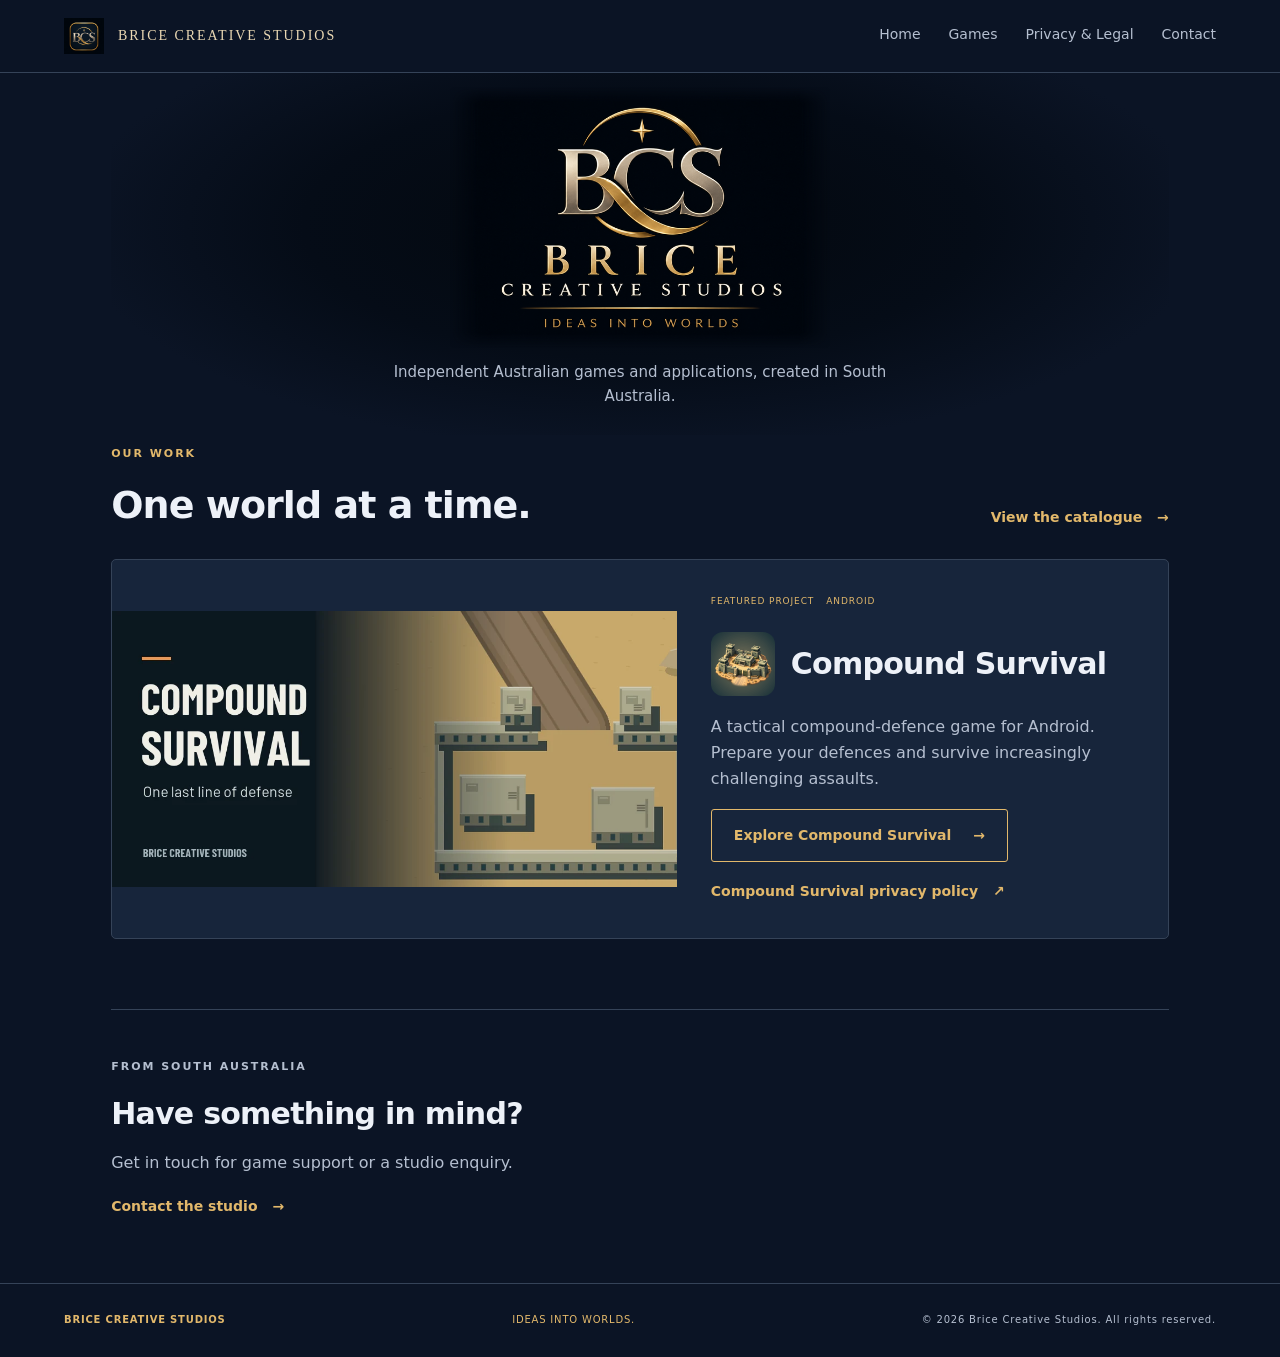
<file: index.html>
<!doctype html>
<html lang="en-AU"><head><meta charset="utf-8"><meta name="viewport" content="width=device-width, initial-scale=1"><meta name="theme-color" content="#101b30"><meta name="description" content="Home — Brice Creative Studios. Independent Australian game and application development."><title>Home | Brice Creative Studios</title><link rel="stylesheet" href="style.css?v=2.6"><script src="legacy-navigation.js" defer></script><link rel="icon" type="image/x-icon" href="assets/favicon.ico"></head><body>
<a class="skip-link" href="#main">Skip to content</a><header class="site-header"><a class="brand" href="index.html" aria-current="page"><img class="brand-emblem" src="assets/BCS_Official_Emblem_Web.png" width="256" height="231" alt="BCS approved emblem"><span>BRICE CREATIVE STUDIOS</span></a><nav aria-label="Main navigation"><a href="index.html">Home</a><a href="games.html">Games</a><a href="privacy-legal.html">Privacy &amp; Legal</a><a href="contact.html">Contact</a></nav></header>
<main id="main"><section class="studio-hero" aria-labelledby="studio-title"><h1 id="studio-title" class="visually-hidden">Brice Creative Studios</h1><div class="hero-logo-blend"><img src="assets/BCS_Official_Full_Logo_Web.png" width="706" height="484" alt="BRICE CREATIVE STUDIOS — IDEAS INTO WORLDS." fetchpriority="high"></div><p>Independent Australian games and applications, created in South Australia.</p></section><section id="games" class="featured"><div class="section-heading"><div><p class="eyebrow">OUR WORK</p><h2>One world at a time.</h2></div><a class="text-link" href="games.html">View the catalogue <span aria-hidden="true">→</span></a></div><article class="game-card"><img src="assets/compound-survival-feature.webp" width="1024" height="500" alt="Compound Survival promotional artwork showing a desert compound and defensive walls."><div class="game-body"><div class="game-meta"><span>FEATURED PROJECT</span><span>ANDROID</span></div><div class="game-title"><img class="game-icon" src="assets/compound-survival-icon-256.png" srcset="assets/compound-survival-icon-256.png 256w, assets/compound-survival-icon-512.png 512w" sizes="64px" width="512" height="512" alt="Official Compound Survival app icon"><h2>Compound Survival</h2></div><p>A tactical compound-defence game for Android. Prepare your defences and survive increasingly challenging assaults.</p><p><a class="button button-outline" href="compound-survival.html">Explore Compound Survival <span aria-hidden="true">→</span></a></p><a class="text-link" href="privacy-policy.html">Compound Survival privacy policy <span aria-hidden="true">↗</span></a></div></article></section><section id="contact" class="closing"><p class="eyebrow">FROM SOUTH AUSTRALIA</p><h2>Have something in mind?</h2><p>Get in touch for game support or a studio enquiry.</p><a class="text-link" href="contact.html">Contact the studio <span aria-hidden="true">→</span></a></section></main><footer><a href="index.html">BRICE CREATIVE STUDIOS</a><span>IDEAS INTO WORLDS.</span><small>© 2026 Brice Creative Studios. All rights reserved.</small></footer></body></html>
</file>
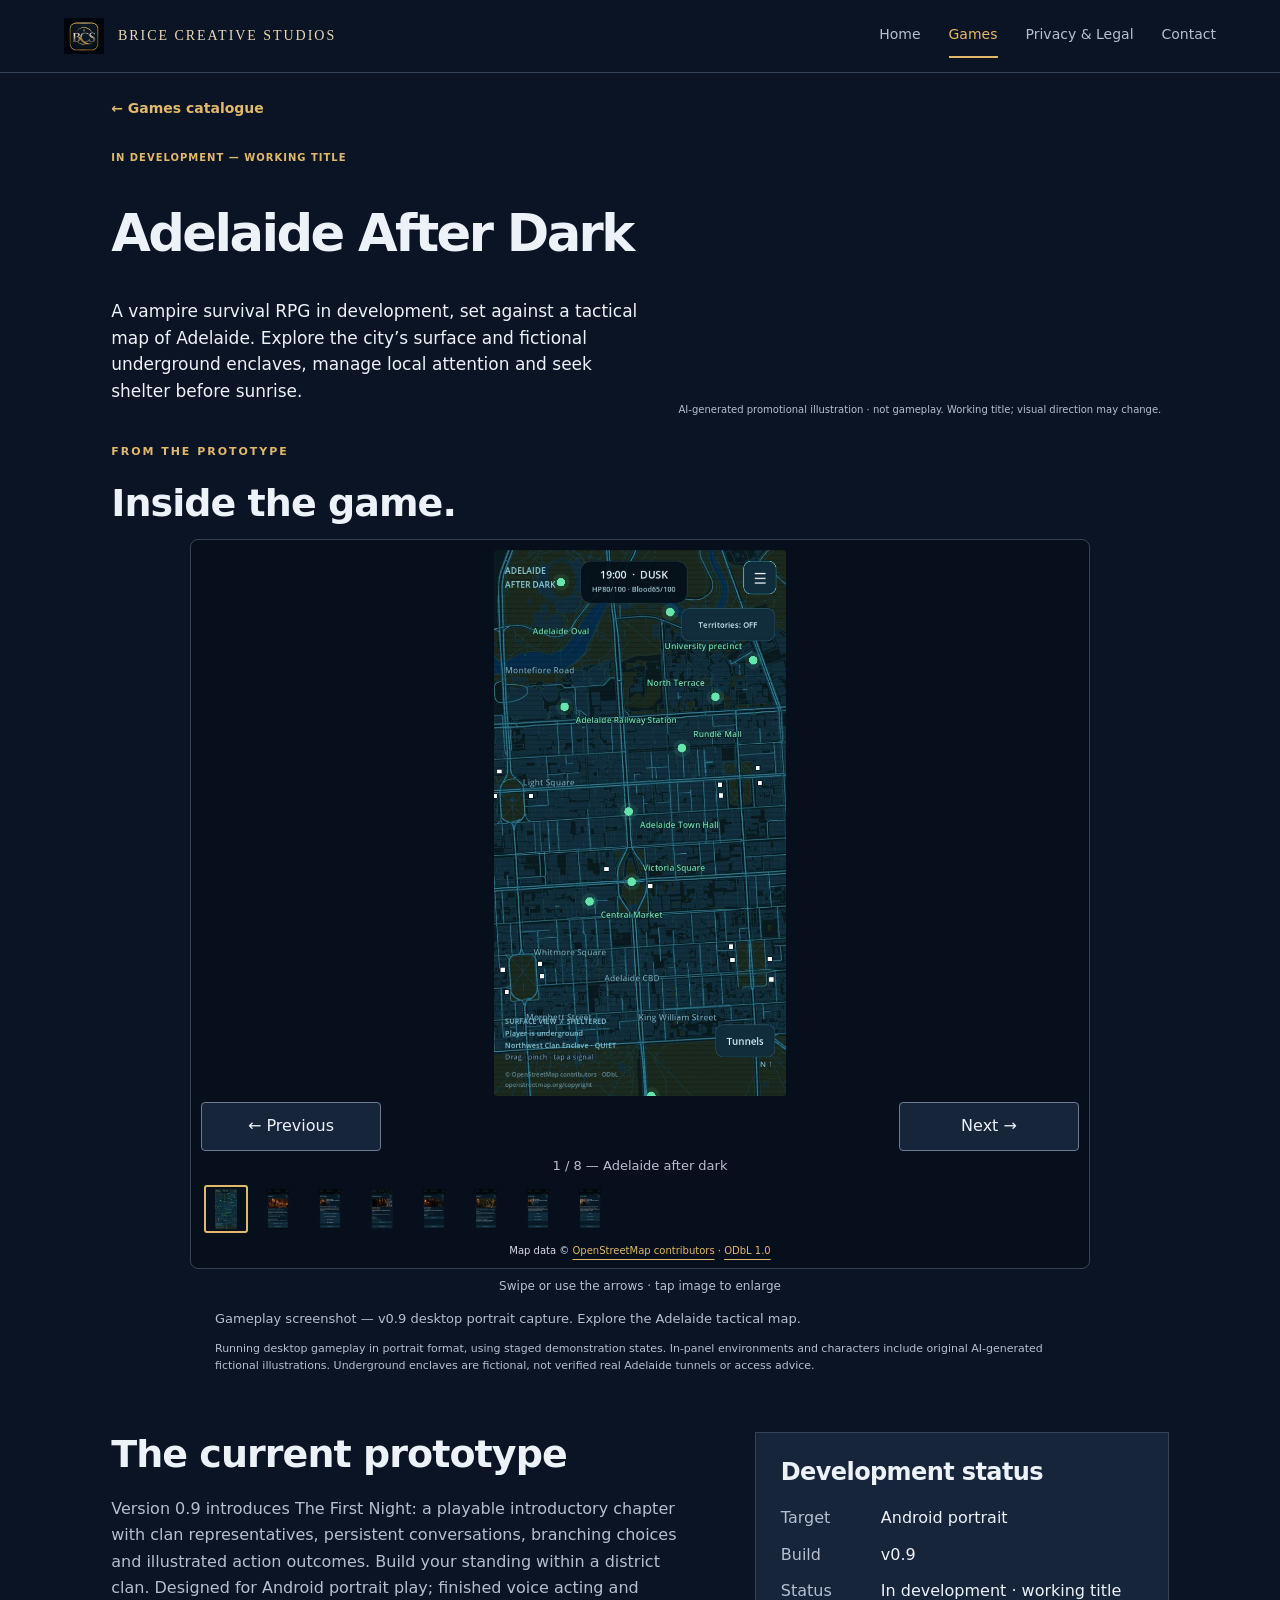
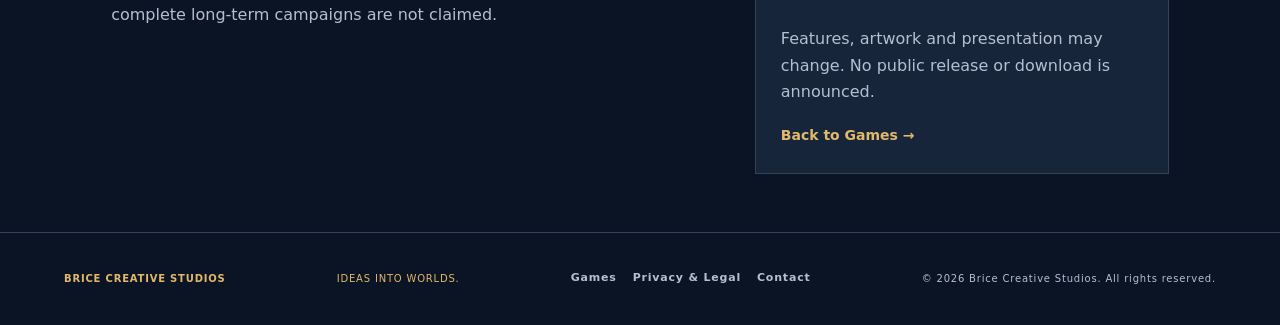
<file: adelaide-after-dark.html>
<!doctype html><html lang="en-AU"><head><meta charset="utf-8"><meta name="viewport" content="width=device-width, initial-scale=1"><meta name="theme-color" content="#101b30"><meta name="description" content="Adelaide After Dark — a Brice Creative Studios game in development, working title."><title>Adelaide After Dark | Brice Creative Studios</title><link rel="stylesheet" href="style.css?v=2.8"><link rel="icon" href="assets/favicon.ico"><script src="showcase-gallery.js?v=2.8" defer></script></head><body><a class="skip-link" href="#main">Skip to content</a><header class="site-header"><a class="brand" href="index.html"><img class="brand-emblem" src="assets/BCS_Official_Emblem_Web.png" width="256" height="231" alt="BCS approved emblem"><span>BRICE CREATIVE STUDIOS</span></a><nav aria-label="Main navigation"><a href="index.html">Home</a><a href="games.html" aria-current="location">Games</a><a href="privacy-legal.html">Privacy &amp; Legal</a><a href="contact.html">Contact</a></nav></header><main id="main"><section class="showcase-intro"><a class="text-link" href="games.html">← Games catalogue</a><p class="eyebrow project-status">IN DEVELOPMENT — WORKING TITLE</p><h1>Adelaide After Dark</h1><p class="lead">A vampire survival RPG in development, set against a tactical map of Adelaide. Explore the city’s surface and fictional underground enclaves, manage local attention and seek shelter before sunrise.</p><figure class="showcase-promo"><picture><source media="(max-width: 760px)" srcset="assets/adelaide-after-dark/adelaide-after-dark-cover-mobile.webp"><img src="assets/adelaide-after-dark/adelaide-after-dark-cover-desktop.webp" width="1672" height="941" alt="Adelaide After Dark working-title promotional illustration: a vampire beside a fictional underground doorway in a moonlit city." loading="lazy"></picture><figcaption>AI-generated promotional illustration · not gameplay. Working title; visual direction may change.</figcaption></figure></section><section class="screenshots showcase-shots" aria-labelledby="screenshots-title"><div class="section-heading"><div><p class="eyebrow">FROM THE PROTOTYPE</p><h2 id="screenshots-title">Inside the game.</h2></div></div><div id="gallery" class="showcase-carousel attributed-gallery" role="region" aria-label="Adelaide After Dark development screenshots" tabindex="0"><a id="gallery-open" class="gallery-stage" href="assets/adelaide-after-dark/01-adelaide-tactical-map.webp" aria-label="Enlarge current screenshot"><img id="gallery-image" src="assets/adelaide-after-dark/01-adelaide-tactical-map.webp" width="540" height="1012" alt="A cyan tactical map of Adelaide with location markers and the night-time status display."></a><div class="gallery-controls"><button id="gallery-prev" type="button" aria-label="Previous screenshot" hidden>← Previous</button><button id="gallery-next" type="button" aria-label="Next screenshot" hidden>Next →</button></div><p id="gallery-caption" class="gallery-caption" aria-live="polite">Adelaide after dark</p><div class="gallery-thumbnails" aria-label="Choose a screenshot"><a class="gallery-thumb" href="assets/adelaide-after-dark/01-adelaide-tactical-map.webp" data-shot="0" data-caption="Adelaide after dark" data-detail="Gameplay screenshot — v0.9 desktop portrait capture. Explore the Adelaide tactical map." aria-label="Show screenshot 1: Adelaide after dark" aria-current="true"><img src="assets/adelaide-after-dark/01-adelaide-tactical-map.webp" width="540" height="1012" alt="A cyan tactical map of Adelaide with location markers and the night-time status display."></a><a class="gallery-thumb" href="assets/adelaide-after-dark/02-founders-court.webp" data-shot="1" data-caption="Founder’s Court" data-detail="Gameplay screenshot — illustrated location panel. Founder’s Court is a fictional underground setting, not a real accessible location." aria-label="Show screenshot 2: Founder’s Court"><img src="assets/adelaide-after-dark/02-founders-court.webp" width="540" height="1012" alt="A candlelit sandstone underground court shown in the game’s location panel."></a><a class="gallery-thumb" href="assets/adelaide-after-dark/04-maeve-rowan.webp" data-shot="2" data-caption="Meet Maeve Rowan" data-detail="Gameplay screenshot — conversation with the Northwest clan representative. Includes original AI-generated fictional character artwork." aria-label="Show screenshot 3: Meet Maeve Rowan"><img src="assets/adelaide-after-dark/04-maeve-rowan.webp" width="540" height="1012" alt="Maeve Rowan’s portrait beside her first mission briefing and response choices."></a><a class="gallery-thumb" href="assets/adelaide-after-dark/06-feeding-outcome.webp" data-shot="3" data-caption="Actions have consequences" data-detail="Gameplay screenshot — an illustrated feeding outcome resolved by the running game. Fictional scene." aria-label="Show screenshot 4: Actions have consequences"><img src="assets/adelaide-after-dark/06-feeding-outcome.webp" width="540" height="1012" alt="An illustrated feeding result with elapsed time and changes to player resources."></a><a class="gallery-thumb" href="assets/adelaide-after-dark/07-underground-shelter.webp" data-shot="4" data-caption="Shelter before sunrise" data-detail="Gameplay screenshot — the result of using the existing Hide action underground. Fictional scene." aria-label="Show screenshot 5: Shelter before sunrise"><img src="assets/adelaide-after-dark/07-underground-shelter.webp" width="540" height="1012" alt="An illustrated underground hiding result with its time and resource consequences."></a><a class="gallery-thumb" href="assets/adelaide-after-dark/03-north-adelaide-enclave.webp" data-shot="5" data-caption="North Adelaide enclave" data-detail="Gameplay screenshot — illustrated location panel for the North Adelaide clan. Fictional environment artwork." aria-label="Show screenshot 6: North Adelaide enclave"><img src="assets/adelaide-after-dark/03-north-adelaide-enclave.webp" width="540" height="1012" alt="The illustrated North Adelaide clan enclave and its location actions."></a><a class="gallery-thumb" href="assets/adelaide-after-dark/05-elias-ward.webp" data-shot="6" data-caption="Meet Elias Ward" data-detail="Gameplay screenshot — conversation with the North Adelaide steward. Includes original AI-generated fictional character artwork." aria-label="Show screenshot 7: Meet Elias Ward"><img src="assets/adelaide-after-dark/05-elias-ward.webp" width="540" height="1012" alt="Elias Ward’s portrait and introductory conversation in the North Adelaide enclave."></a><a class="gallery-thumb" href="assets/adelaide-after-dark/08-lucian-voss.webp" data-shot="7" data-caption="Meet Lucian Voss" data-detail="Gameplay screenshot — conversation with the Northeast clan chamberlain. Includes original AI-generated fictional character artwork." aria-label="Show screenshot 8: Meet Lucian Voss"><img src="assets/adelaide-after-dark/08-lucian-voss.webp" width="540" height="1012" alt="Lucian Voss’s portrait beside his introductory clan conversation."></a></div><p class="map-credit gallery-credit">Map data © <a href="https://www.openstreetmap.org/copyright">OpenStreetMap contributors</a> · <a href="https://opendatacommons.org/licenses/odbl/1-0/">ODbL 1.0</a></p></div><p class="gallery-hint">Swipe or use the arrows · tap image to enlarge</p><p id="shot-detail" class="shot-detail" aria-live="polite">Gameplay screenshot — v0.9 desktop portrait capture. Explore the Adelaide tactical map.</p><p class="capture-disclosure">Running desktop gameplay in portrait format, using staged demonstration states. In-panel environments and characters include original AI-generated fictional illustrations. Underground enclaves are fictional, not verified real Adelaide tunnels or access advice.</p><noscript><p>Open a screenshot link to view the full image.</p></noscript></section><section class="game-details"><div><h2>The current prototype</h2><p>Version 0.9 introduces The First Night: a playable introductory chapter with clan representatives, persistent conversations, branching choices and illustrated action outcomes. Build your standing within a district clan. Designed for Android portrait play; finished voice acting and complete long-term campaigns are not claimed.</p></div><aside><h2>Development status</h2><dl><dt>Target</dt><dd>Android portrait</dd><dt>Build</dt><dd>v0.9</dd><dt>Status</dt><dd>In development · working title</dd></dl><p>Features, artwork and presentation may change. No public release or download is announced.</p><a class="text-link" href="games.html">Back to Games →</a></aside></section></main><dialog id="screenshot-dialog" class="showcase-dialog" aria-labelledby="dialog-title"><div class="dialog-bar"><h2 id="dialog-title">Development screenshot</h2><button id="dialog-close" type="button" aria-label="Close enlarged screenshot">Close ×</button></div><img id="dialog-image" alt=""><div class="gallery-controls"><button id="dialog-prev" type="button" aria-label="Previous enlarged screenshot">← Previous</button><button id="dialog-next" type="button" aria-label="Next enlarged screenshot">Next →</button></div><p id="dialog-caption" class="gallery-caption" aria-live="polite"></p><p class="map-credit dialog-credit">Map data © <a href="https://www.openstreetmap.org/copyright">OpenStreetMap contributors</a> · <a href="https://opendatacommons.org/licenses/odbl/1-0/">ODbL 1.0</a></p></dialog><footer><a href="index.html">BRICE CREATIVE STUDIOS</a><span>IDEAS INTO WORLDS.</span><nav aria-label="Footer navigation"><a href="games.html">Games</a><a href="privacy-legal.html">Privacy &amp; Legal</a><a href="contact.html">Contact</a></nav><small>© 2026 Brice Creative Studios. All rights reserved.</small></footer></body></html>
</file>
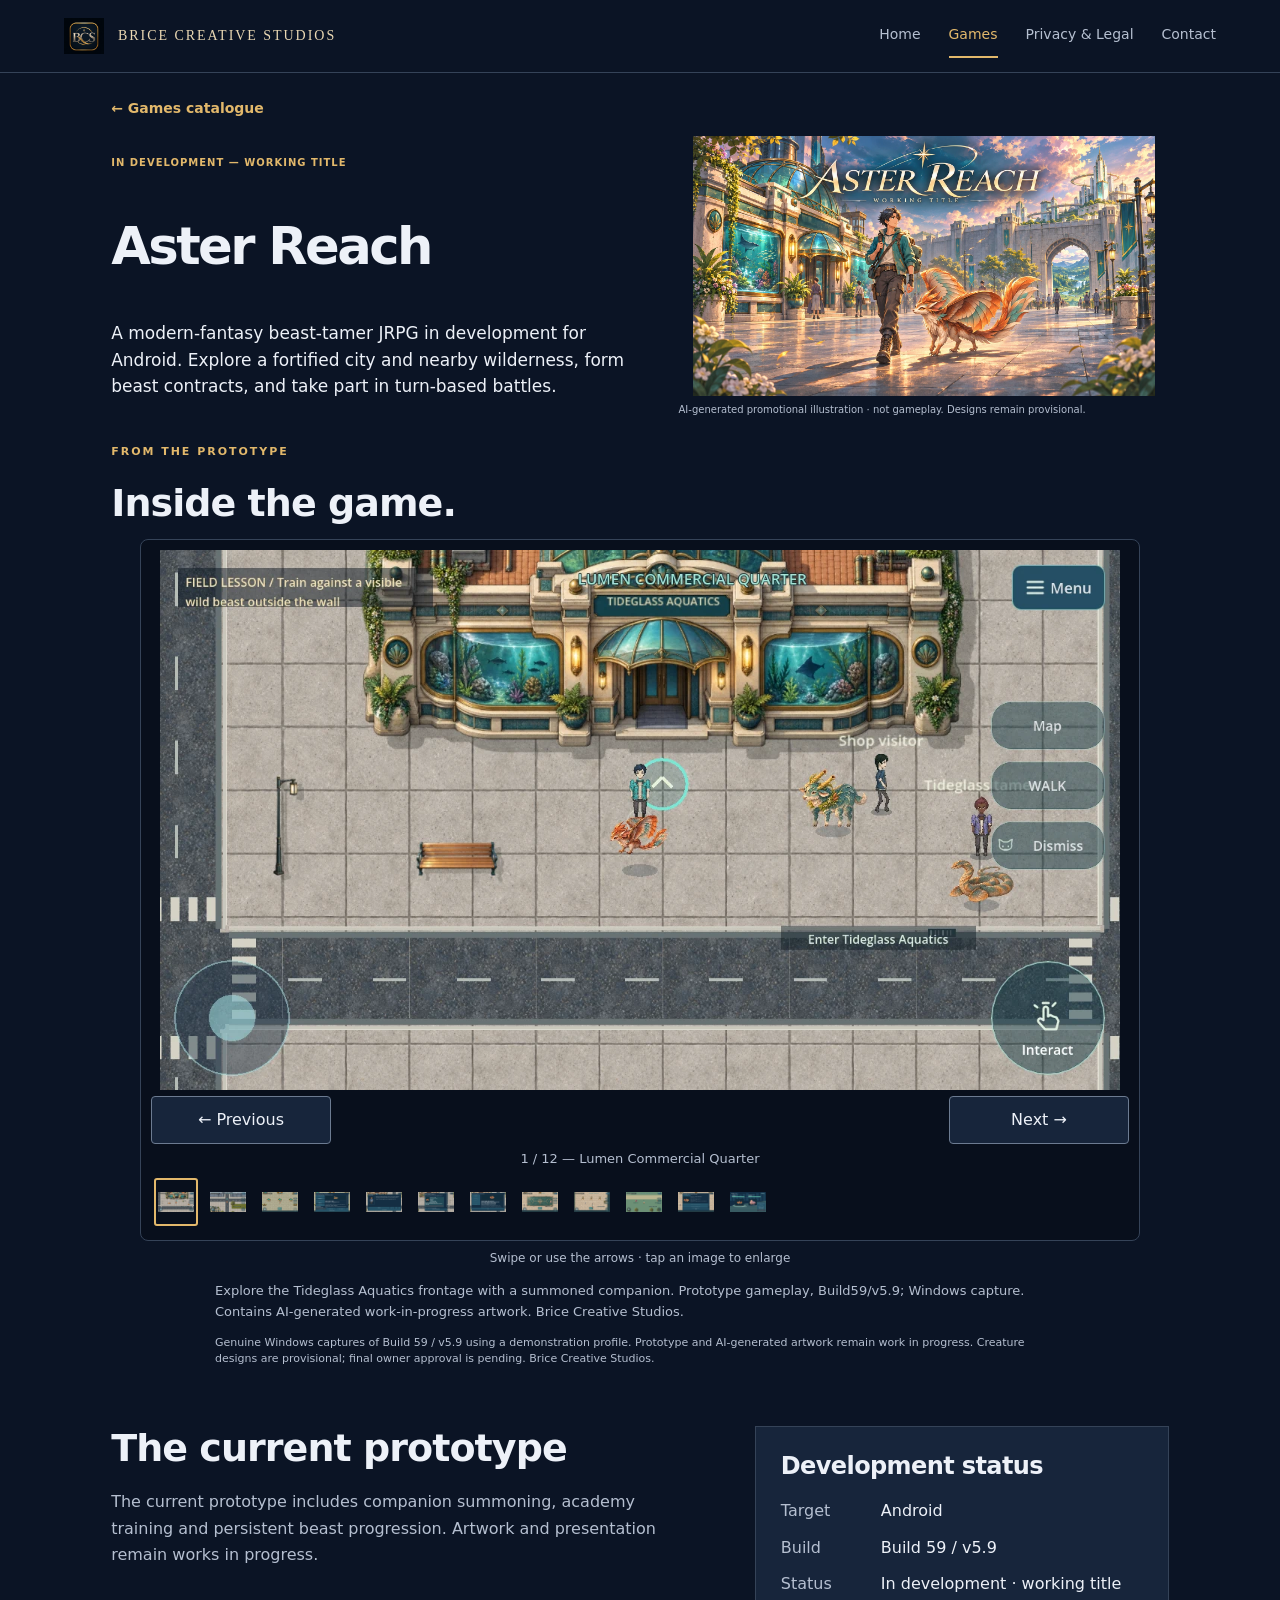
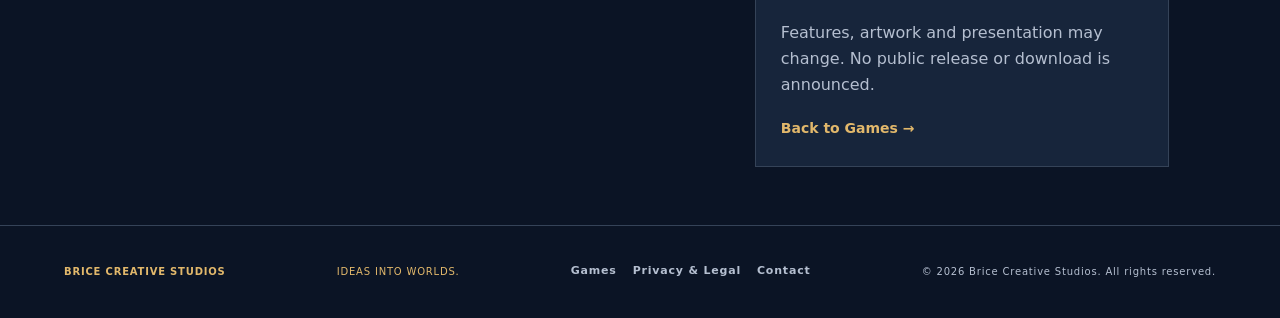
<file: aster-reach.html>
<!doctype html><html lang="en-AU"><head><meta charset="utf-8"><meta name="viewport" content="width=device-width, initial-scale=1"><meta name="theme-color" content="#101b30"><meta name="description" content="Aster Reach — a Brice Creative Studios game in development, working title."><title>Aster Reach | Brice Creative Studios</title><link rel="stylesheet" href="style.css?v=2.8"><link rel="icon" href="assets/favicon.ico"><script src="showcase-gallery.js?v=2.8" defer></script></head><body><a class="skip-link" href="#main">Skip to content</a><header class="site-header"><a class="brand" href="index.html"><img class="brand-emblem" src="assets/BCS_Official_Emblem_Web.png" width="256" height="231" alt="BCS approved emblem"><span>BRICE CREATIVE STUDIOS</span></a><nav aria-label="Main navigation"><a href="index.html">Home</a><a href="games.html" aria-current="location">Games</a><a href="privacy-legal.html">Privacy &amp; Legal</a><a href="contact.html">Contact</a></nav></header><main id="main"><section class="showcase-intro"><a class="text-link" href="games.html">← Games catalogue</a><p class="eyebrow project-status">IN DEVELOPMENT — WORKING TITLE</p><h1>Aster Reach</h1><p class="lead">A modern-fantasy beast-tamer JRPG in development for Android. Explore a fortified city and nearby wilderness, form beast contracts, and take part in turn-based battles.</p><figure class="showcase-promo"><picture><source media="(max-width: 760px)" srcset="assets/aster-reach/aster-reach-cover-desktop.webp"><img src="assets/aster-reach/aster-reach-cover-desktop.webp" width="1672" height="941" alt="Aster Reach working-title promotional illustration: a traveler and copper-winged companion in a fortified modern-fantasy city." loading="lazy"></picture><figcaption>AI-generated promotional illustration · not gameplay. Designs remain provisional.</figcaption></figure></section><section class="screenshots showcase-shots" aria-labelledby="screenshots-title"><div class="section-heading"><div><p class="eyebrow">FROM THE PROTOTYPE</p><h2 id="screenshots-title">Inside the game.</h2></div></div><div id="gallery" class="showcase-carousel landscape-gallery" role="region" aria-roledescription="carousel" aria-label="Aster Reach prototype gameplay screenshots" tabindex="0"><a id="gallery-open" class="gallery-stage" href="assets/aster-reach/01-city-companion.webp" aria-label="Enlarge current screenshot"><img id="gallery-image" src="assets/aster-reach/01-city-companion.webp" width="1280" height="720" alt="A teal-jacket traveler and copper-winged companion outside an aquarium shop in the modern city."></a><div class="gallery-controls"><button id="gallery-prev" type="button" aria-label="Previous screenshot">← Previous</button><button id="gallery-next" type="button" aria-label="Next screenshot">Next →</button></div><p id="gallery-caption" class="gallery-caption" aria-live="polite"></p><div class="gallery-thumbnails" aria-label="Choose a screenshot"><a class="gallery-thumb" href="assets/aster-reach/01-city-companion.webp" data-shot="0" data-caption="Lumen Commercial Quarter" data-detail="Explore the Tideglass Aquatics frontage with a summoned companion. Prototype gameplay, Build59/v5.9; Windows capture. Contains AI-generated work-in-progress artwork. Brice Creative Studios." aria-label="Enlarge screenshot 1: Lumen Commercial Quarter"><img src="assets/aster-reach/01-city-companion.webp" width="1280" height="720" alt="A teal-jacket traveler and copper-winged companion outside an aquarium shop in the modern city." loading="lazy"></a><a class="gallery-thumb" href="assets/aster-reach/02-gate-walking.webp" data-shot="1" data-caption="North Gate exploration" data-detail="An actual moving frame near the city’s defensive wall and northern exit. Prototype gameplay, Build59/v5.9; Windows capture. Contains AI-generated work-in-progress artwork. Brice Creative Studios." aria-label="Enlarge screenshot 2: North Gate exploration"><img src="assets/aster-reach/02-gate-walking.webp" width="1280" height="720" alt="The player walking beside a companion at the north gate beneath a defensive stone wall." loading="lazy"></a><a class="gallery-thumb" href="assets/aster-reach/03-aquatics-interior.webp" data-shot="2" data-caption="Tideglass interior" data-detail="The current explorable shop interior; furnishings and room composition remain work in progress. Prototype gameplay, Build59/v5.9; Windows capture. Contains AI-generated work-in-progress artwork. Brice Creative Studios." aria-label="Enlarge screenshot 3: Tideglass interior"><img src="assets/aster-reach/03-aquatics-interior.webp" width="1280" height="720" alt="A traveler and companion among aquarium displays inside Tideglass Aquatics." loading="lazy"></a><a class="gallery-thumb" href="assets/aster-reach/04-contract-catalogue.webp" data-shot="3" data-caption="Beast contracts" data-detail="Browse Siltcoil’s public grade, stats, price and evolution family; another slot must be earned before a second contract. Prototype gameplay, Build59/v5.9; Windows capture. Contains AI-generated work-in-progress artwork. Brice Creative Studios." aria-label="Enlarge screenshot 4: Beast contracts"><img src="assets/aster-reach/04-contract-catalogue.webp" width="1280" height="720" alt="The Tideglass catalogue displays Siltcoil, its ninety-credit price and contract requirements." loading="lazy"></a><a class="gallery-thumb" href="assets/aster-reach/05-portrait-conversation.webp" data-shot="4" data-caption="Portrait dialogue" data-detail="The Market guide explains the existing shops and Lineage Sight through the conversation interface. Prototype gameplay, Build59/v5.9; Windows capture. Contains AI-generated work-in-progress artwork. Brice Creative Studios." aria-label="Enlarge screenshot 5: Portrait dialogue"><img src="assets/aster-reach/05-portrait-conversation.webp" width="1280" height="720" alt="An illustrated Market guide portrait beside dialogue and manual, automatic and text-size controls." loading="lazy"></a><a class="gallery-thumb" href="assets/aster-reach/06-owned-partner-progression.webp" data-shot="5" data-caption="Persistent beast progression" data-detail="The Party interface shows the active starter’s level, XP, HP, stats and bond, with the next slot locked behind Rank E. Prototype gameplay, Build59/v5.9; Windows capture. Contains AI-generated work-in-progress artwork. Brice Creative Studios." aria-label="Enlarge screenshot 6: Persistent beast progression"><img src="assets/aster-reach/06-owned-partner-progression.webp" width="1280" height="720" alt="Cindervane’s individual progression card and the locked second owned-beast slot." loading="lazy"></a><a class="gallery-thumb" href="assets/aster-reach/07-beast-encyclopedia.webp" data-shot="6" data-caption="Known-species Encyclopedia" data-detail="Inspect known-species stats and normal evolution requirements; artwork remains provisional. Prototype gameplay, Build59/v5.9; Windows capture. Contains AI-generated work-in-progress artwork. Brice Creative Studios." aria-label="Enlarge screenshot 7: Known-species Encyclopedia"><img src="assets/aster-reach/07-beast-encyclopedia.webp" width="1280" height="720" alt="The Beast Encyclopedia shows Cindervane and its known normal evolution path." loading="lazy"></a><a class="gallery-thumb" href="assets/aster-reach/08-academy-challengers.webp" data-shot="7" data-caption="Field Academy training" data-detail="Meet the existing student challengers and their companions at the academy arena. Prototype gameplay, Build59/v5.9; Windows capture. Contains AI-generated work-in-progress artwork. Brice Creative Studios." aria-label="Enlarge screenshot 8: Field Academy training"><img src="assets/aster-reach/08-academy-challengers.webp" width="1280" height="720" alt="Three named academy students with different companion beasts arranged across a training court." loading="lazy"></a><a class="gallery-thumb" href="assets/aster-reach/09-school-practice.webp" data-shot="8" data-caption="Repeatable school practice" data-detail="The school training room offers an optional level-one partner drill. This is a prototype room, not final environment art. Prototype gameplay, Build59/v5.9; Windows capture. Contains AI-generated work-in-progress artwork. Brice Creative Studios." aria-label="Enlarge screenshot 9: Repeatable school practice"><img src="assets/aster-reach/09-school-practice.webp" width="1280" height="720" alt="A practice attendant and supervisor stand beside training posts in Meridian High." loading="lazy"></a><a class="gallery-thumb" href="assets/aster-reach/10-wilderness-survey.webp" data-shot="9" data-caption="Upper Trail exploration" data-detail="The implemented Rank E survey route has visible optional encounters and resource samples. Ground art is an unfinished procedural placeholder. Prototype gameplay, Build59/v5.9; Windows capture. Contains AI-generated work-in-progress artwork. Brice Creative Studios." aria-label="Enlarge screenshot 10: Upper Trail exploration"><img src="assets/aster-reach/10-wilderness-survey.webp" width="1280" height="720" alt="The player and companion near a survey sample, a Hushwing and a Bramblehare on the Upper Trail." loading="lazy"></a><a class="gallery-thumb" href="assets/aster-reach/11-beast-care.webp" data-shot="10" data-caption="Optional companion care" data-detail="Inspect bond, feeding and rest controls; care has no punitive hunger timers. Prototype gameplay, Build59/v5.9; Windows capture. Contains AI-generated work-in-progress artwork. Brice Creative Studios." aria-label="Enlarge screenshot 11: Optional companion care"><img src="assets/aster-reach/11-beast-care.webp" width="1280" height="720" alt="The companion-care panel displays Cindervane, rations, bond and optional feeding and rest actions." loading="lazy"></a><a class="gallery-thumb" href="assets/aster-reach/12-turn-based-battle.webp" data-shot="11" data-caption="Turn-based combat" data-detail="The running battle interface shows HP, elemental skills and approximate damage before selection. Prototype gameplay, Build59/v5.9; Windows capture. Contains AI-generated work-in-progress artwork. Brice Creative Studios." aria-label="Enlarge screenshot 12: Turn-based combat"><img src="assets/aster-reach/12-turn-based-battle.webp" width="1280" height="720" alt="Cindervane faces Quartzling in a level-one practice battle with readable attack estimates." loading="lazy"></a></div></div><p class="gallery-hint">Swipe or use the arrows · tap an image to enlarge</p><p id="shot-detail" class="shot-detail" aria-live="polite">Explore the Tideglass Aquatics frontage with a summoned companion. Prototype gameplay, Build59/v5.9; Windows capture. Contains AI-generated work-in-progress artwork. Brice Creative Studios.</p><p class="capture-disclosure">Genuine Windows captures of Build 59 / v5.9 using a demonstration profile. Prototype and AI-generated artwork remain work in progress. Creature designs are provisional; final owner approval is pending. Brice Creative Studios.</p></section><section class="game-details"><div><h2>The current prototype</h2><p>The current prototype includes companion summoning, academy training and persistent beast progression. Artwork and presentation remain works in progress.</p></div><aside><h2>Development status</h2><dl><dt>Target</dt><dd>Android</dd><dt>Build</dt><dd>Build 59 / v5.9</dd><dt>Status</dt><dd>In development · working title</dd></dl><p>Features, artwork and presentation may change. No public release or download is announced.</p><a class="text-link" href="games.html">Back to Games →</a></aside></section></main><dialog id="screenshot-dialog" class="showcase-dialog" aria-labelledby="dialog-title"><div class="dialog-bar"><h2 id="dialog-title">Development screenshot</h2><button id="dialog-close" type="button" aria-label="Close enlarged screenshot">Close ×</button></div><img id="dialog-image" alt=""><div class="gallery-controls"><button id="dialog-prev" type="button" aria-label="Previous enlarged screenshot">← Previous</button><button id="dialog-next" type="button" aria-label="Next enlarged screenshot">Next →</button></div><p id="dialog-caption" class="gallery-caption" aria-live="polite"></p></dialog><footer><a href="index.html">BRICE CREATIVE STUDIOS</a><span>IDEAS INTO WORLDS.</span><nav aria-label="Footer navigation"><a href="games.html">Games</a><a href="privacy-legal.html">Privacy &amp; Legal</a><a href="contact.html">Contact</a></nav><small>© 2026 Brice Creative Studios. All rights reserved.</small></footer></body></html>
</file>
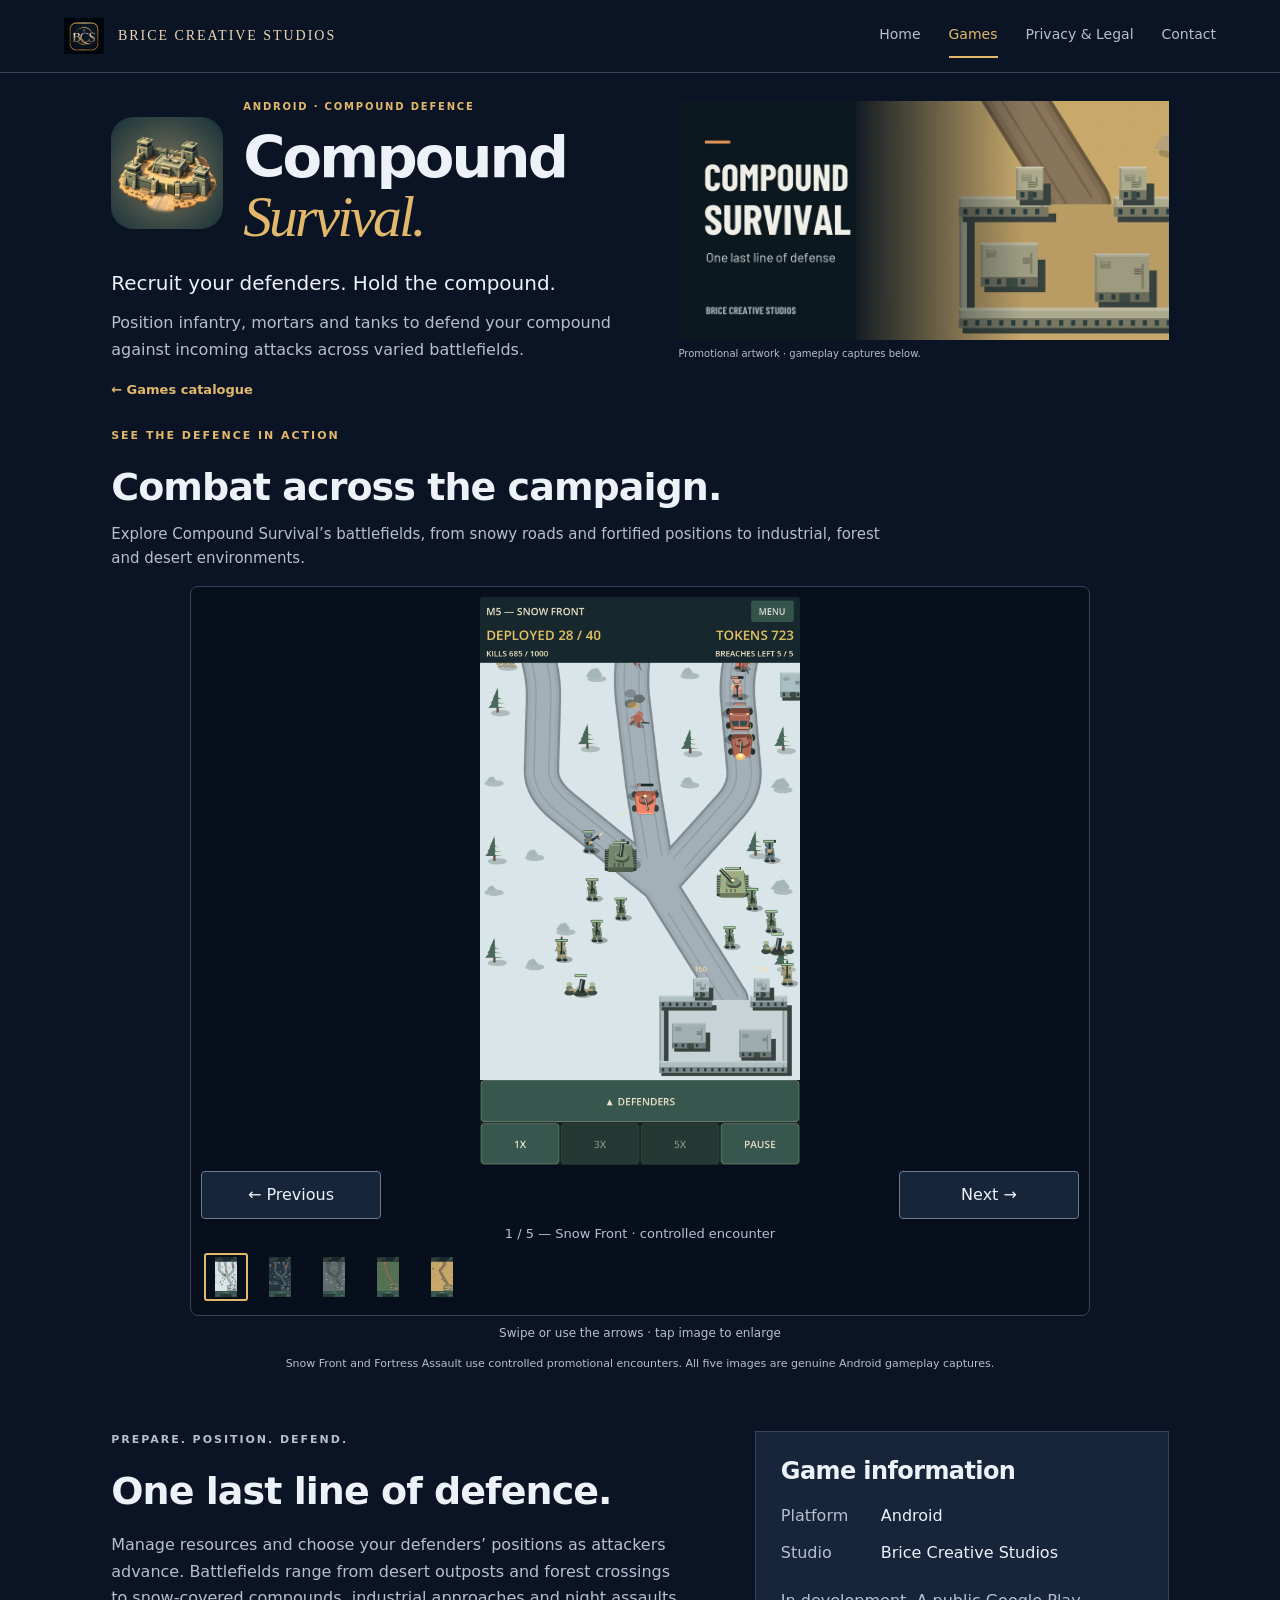
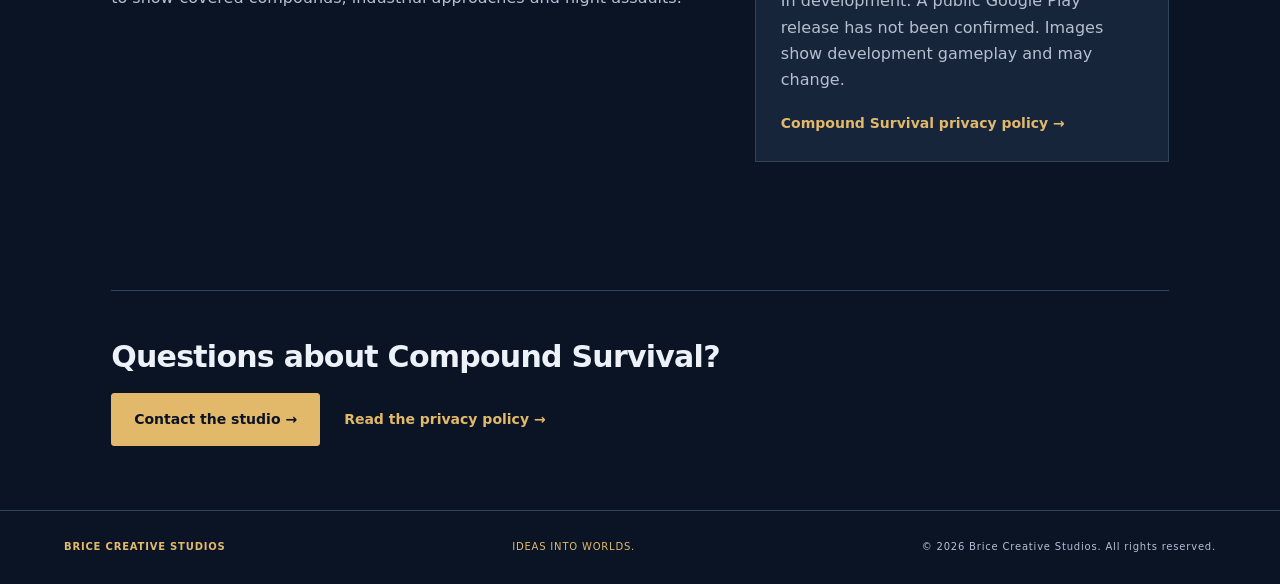
<file: compound-survival.html>
<!doctype html>
<html lang="en-AU"><head><meta charset="utf-8"><meta name="viewport" content="width=device-width, initial-scale=1"><meta name="theme-color" content="#101b30"><meta name="description" content="Compound Survival — an Android compound-defence game in development by Brice Creative Studios."><title>Compound Survival | Brice Creative Studios</title><link rel="stylesheet" href="style.css?v=2.8"><link rel="icon" type="image/x-icon" href="assets/favicon.ico"><script src="showcase-gallery.js?v=2.8" defer></script></head><body><a class="skip-link" href="#main">Skip to content</a><header class="site-header"><a class="brand" href="index.html"><img class="brand-emblem" src="assets/BCS_Official_Emblem_Web.png" width="256" height="231" alt="BCS approved emblem"><span>BRICE CREATIVE STUDIOS</span></a><nav aria-label="Main navigation"><a href="index.html">Home</a><a href="games.html" aria-current="location">Games</a><a href="privacy-legal.html">Privacy &amp; Legal</a><a href="contact.html">Contact</a></nav></header>
<main id="main"><section class="game-opening"><div class="game-opening-copy"><div class="game-heading"><img class="game-icon large" src="assets/compound-survival-icon-256.png" srcset="assets/compound-survival-icon-256.png 256w, assets/compound-survival-icon-512.png 512w" sizes="(max-width:760px) 80px, 112px" width="512" height="512" alt="Official Compound Survival app icon"><div><p class="eyebrow">ANDROID · COMPOUND DEFENCE</p><h1>Compound<br><em>Survival.</em></h1></div></div><p class="lead">Recruit your defenders. Hold the compound.</p><p>Position infantry, mortars and tanks to defend your compound against incoming attacks across varied battlefields.</p></div><figure class="showcase-promo"><img src="assets/compound-survival-feature.webp" width="1024" height="500" alt="Approved Compound Survival promotional artwork showing a desert compound and defensive walls."><figcaption>Promotional artwork · gameplay captures below.</figcaption></figure><a class="text-link catalogue-return" href="games.html">← Games catalogue</a></section>
<section class="screenshots" aria-labelledby="screenshots-title"><div class="section-heading"><div><p class="eyebrow">SEE THE DEFENCE IN ACTION</p><h2 id="screenshots-title">Combat across the campaign.</h2></div></div><p class="capture-note">Explore Compound Survival’s battlefields, from snowy roads and fortified positions to industrial, forest and desert environments.</p>
<div id="gallery" role="region" aria-roledescription="carousel" aria-label="Compound Survival combat screenshots" tabindex="0"><a id="gallery-open" class="gallery-stage" href="assets/snow-front-combat.webp" aria-label="Enlarge current screenshot"><img id="gallery-image" src="assets/snow-front-combat.webp" width="1080" height="1920" alt="Snow Front: riflemen, snipers, LMGs, mortar crews and tanks defending against infantry and vehicles during combat."></a><div class="gallery-controls"><button id="gallery-prev" type="button" aria-label="Previous screenshot" hidden>← Previous</button><button id="gallery-next" type="button" aria-label="Next screenshot" hidden>Next →</button></div><p id="gallery-caption" class="gallery-caption" aria-live="polite">1 / 5 — Snow Front · controlled encounter</p><div class="gallery-thumbnails" aria-label="Choose a screenshot"><a class="gallery-thumb" href="assets/snow-front-combat.webp" data-shot="0" data-caption="Snow Front · controlled encounter" aria-label="Show screenshot 1: Snow Front · controlled encounter" aria-current="true"><img src="assets/snow-front-combat.webp" width="1080" height="1920" alt="Snow Front: infantry, mortars and tanks defending snowy roads against enemy attacks."></a><a class="gallery-thumb" href="assets/fortress-assault-combat.webp" data-shot="1" data-caption="Fortress Assault · controlled encounter" aria-label="Show screenshot 2: Fortress Assault · controlled encounter"><img src="assets/fortress-assault-combat.webp" width="1080" height="1920" alt="Fortress Assault: mixed defenders and enemy vehicles fighting at night."></a><a class="gallery-thumb" href="assets/03-heavy-defence.webp" data-shot="2" data-caption="Industrial Siege" aria-label="Show screenshot 3: Industrial Siege"><img src="assets/03-heavy-defence.webp" width="1080" height="1920" alt="Industrial Siege: heavy defence and riflemen fighting approaching enemies."></a><a class="gallery-thumb" href="assets/04-forest-crossing.webp" data-shot="3" data-caption="Forest Crossing" aria-label="Show screenshot 4: Forest Crossing"><img src="assets/04-forest-crossing.webp" width="1080" height="1920" alt="Forest Crossing: woodland terrain, winding roads, compound and infantry."></a><a class="gallery-thumb" href="assets/02-sniper-deployment.webp" data-shot="4" data-caption="Desert Outpost · sniper deployment" aria-label="Show screenshot 5: Desert Outpost · sniper deployment"><img src="assets/02-sniper-deployment.webp" width="1080" height="1920" alt="Desert Outpost: deployed sniper and infantry confronting approaching enemies."></a></div></div><p class="gallery-hint">Swipe or use the arrows · tap image to enlarge</p><p class="capture-disclosure">Snow Front and Fortress Assault use controlled promotional encounters. All five images are genuine Android gameplay captures.</p><noscript><p>Select a thumbnail to open the full screenshot.</p></noscript></section>
<section class="game-details"><div><p class="eyebrow">PREPARE. POSITION. DEFEND.</p><h2>One last line of defence.</h2><p>Manage resources and choose your defenders’ positions as attackers advance. Battlefields range from desert outposts and forest crossings to snow-covered compounds, industrial approaches and night assaults.</p></div><aside><h2>Game information</h2><dl><dt>Platform</dt><dd>Android</dd><dt>Studio</dt><dd>Brice Creative Studios</dd></dl><p>In development. A public Google Play release has not been confirmed. Images show development gameplay and may change.</p><a class="text-link" href="privacy-policy.html">Compound Survival privacy policy →</a></aside></section><section class="closing"><h2>Questions about Compound Survival?</h2><div class="action-links"><a class="button" href="contact.html">Contact the studio →</a><a class="text-link" href="privacy-policy.html">Read the privacy policy →</a></div></section></main>
<dialog id="screenshot-dialog" aria-labelledby="dialog-title"><div class="dialog-bar"><h2 id="dialog-title">Gameplay screenshot</h2><button id="dialog-close" type="button" aria-label="Close enlarged screenshot">Close ×</button></div><img id="dialog-image" width="1080" height="1920" alt=""><div class="gallery-controls"><button id="dialog-prev" type="button" aria-label="Previous enlarged screenshot">← Previous</button><button id="dialog-next" type="button" aria-label="Next enlarged screenshot">Next →</button></div><p id="dialog-caption" class="gallery-caption" aria-live="polite"></p></dialog><footer><a href="index.html">BRICE CREATIVE STUDIOS</a><span>IDEAS INTO WORLDS.</span><small>© 2026 Brice Creative Studios. All rights reserved.</small></footer></body></html>
</file>
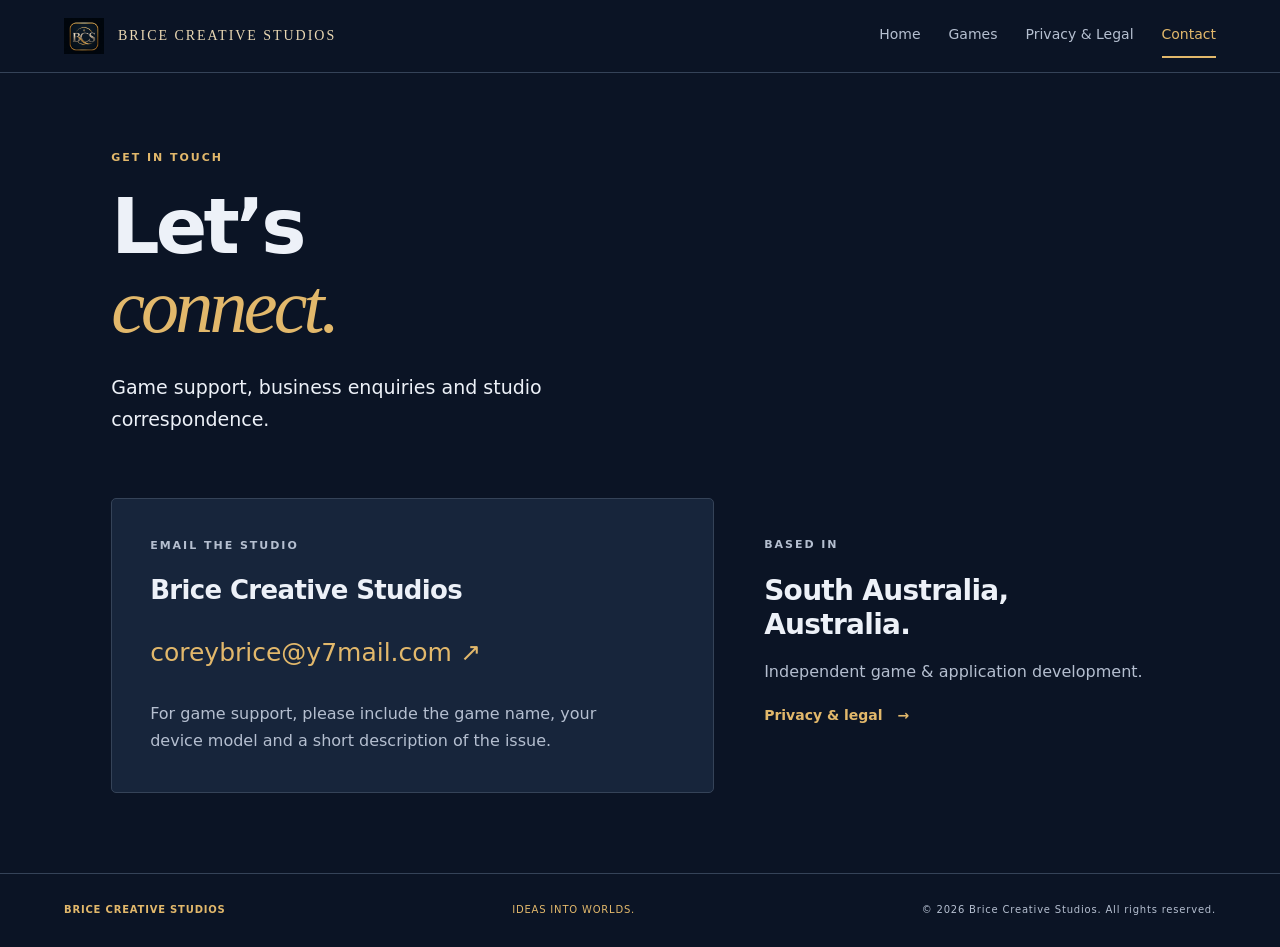
<file: contact.html>
<!doctype html>
<html lang="en-AU"><head><meta charset="utf-8"><meta name="viewport" content="width=device-width, initial-scale=1"><meta name="theme-color" content="#101b30"><meta name="description" content="Contact — Brice Creative Studios. Independent Australian game and application development."><title>Contact | Brice Creative Studios</title><link rel="stylesheet" href="style.css?v=2.6"><link rel="icon" type="image/x-icon" href="assets/favicon.ico"></head><body>
<a class="skip-link" href="#main">Skip to content</a><header class="site-header"><a class="brand" href="index.html"><img class="brand-emblem" src="assets/BCS_Official_Emblem_Web.png" width="256" height="231" alt="BCS approved emblem"><span>BRICE CREATIVE STUDIOS</span></a><nav aria-label="Main navigation"><a href="index.html">Home</a><a href="games.html">Games</a><a href="privacy-legal.html">Privacy &amp; Legal</a><a href="contact.html" aria-current="page">Contact</a></nav></header>
<main id="main"><section class="page-intro"><p class="eyebrow">GET IN TOUCH</p><h1>Let’s<br><em>connect.</em></h1><p class="lead">Game support, business enquiries and studio correspondence.</p></section><section class="contact-grid"><div class="contact-panel"><p class="eyebrow">EMAIL THE STUDIO</p><h2>Brice Creative Studios</h2><a class="email" href="mailto:coreybrice@y7mail.com">coreybrice@y7mail.com <span aria-hidden="true">↗</span></a><p>For game support, please include the game name, your device model and a short description of the issue.</p></div><aside class="contact-aside"><p class="eyebrow">BASED IN</p><h2>South Australia,<br>Australia.</h2><p>Independent game & application development.</p><a class="text-link" href="privacy-legal.html">Privacy & legal <span aria-hidden="true">→</span></a></aside></section></main><footer><a href="index.html">BRICE CREATIVE STUDIOS</a><span>IDEAS INTO WORLDS.</span><small>© 2026 Brice Creative Studios. All rights reserved.</small></footer></body></html>
</file>
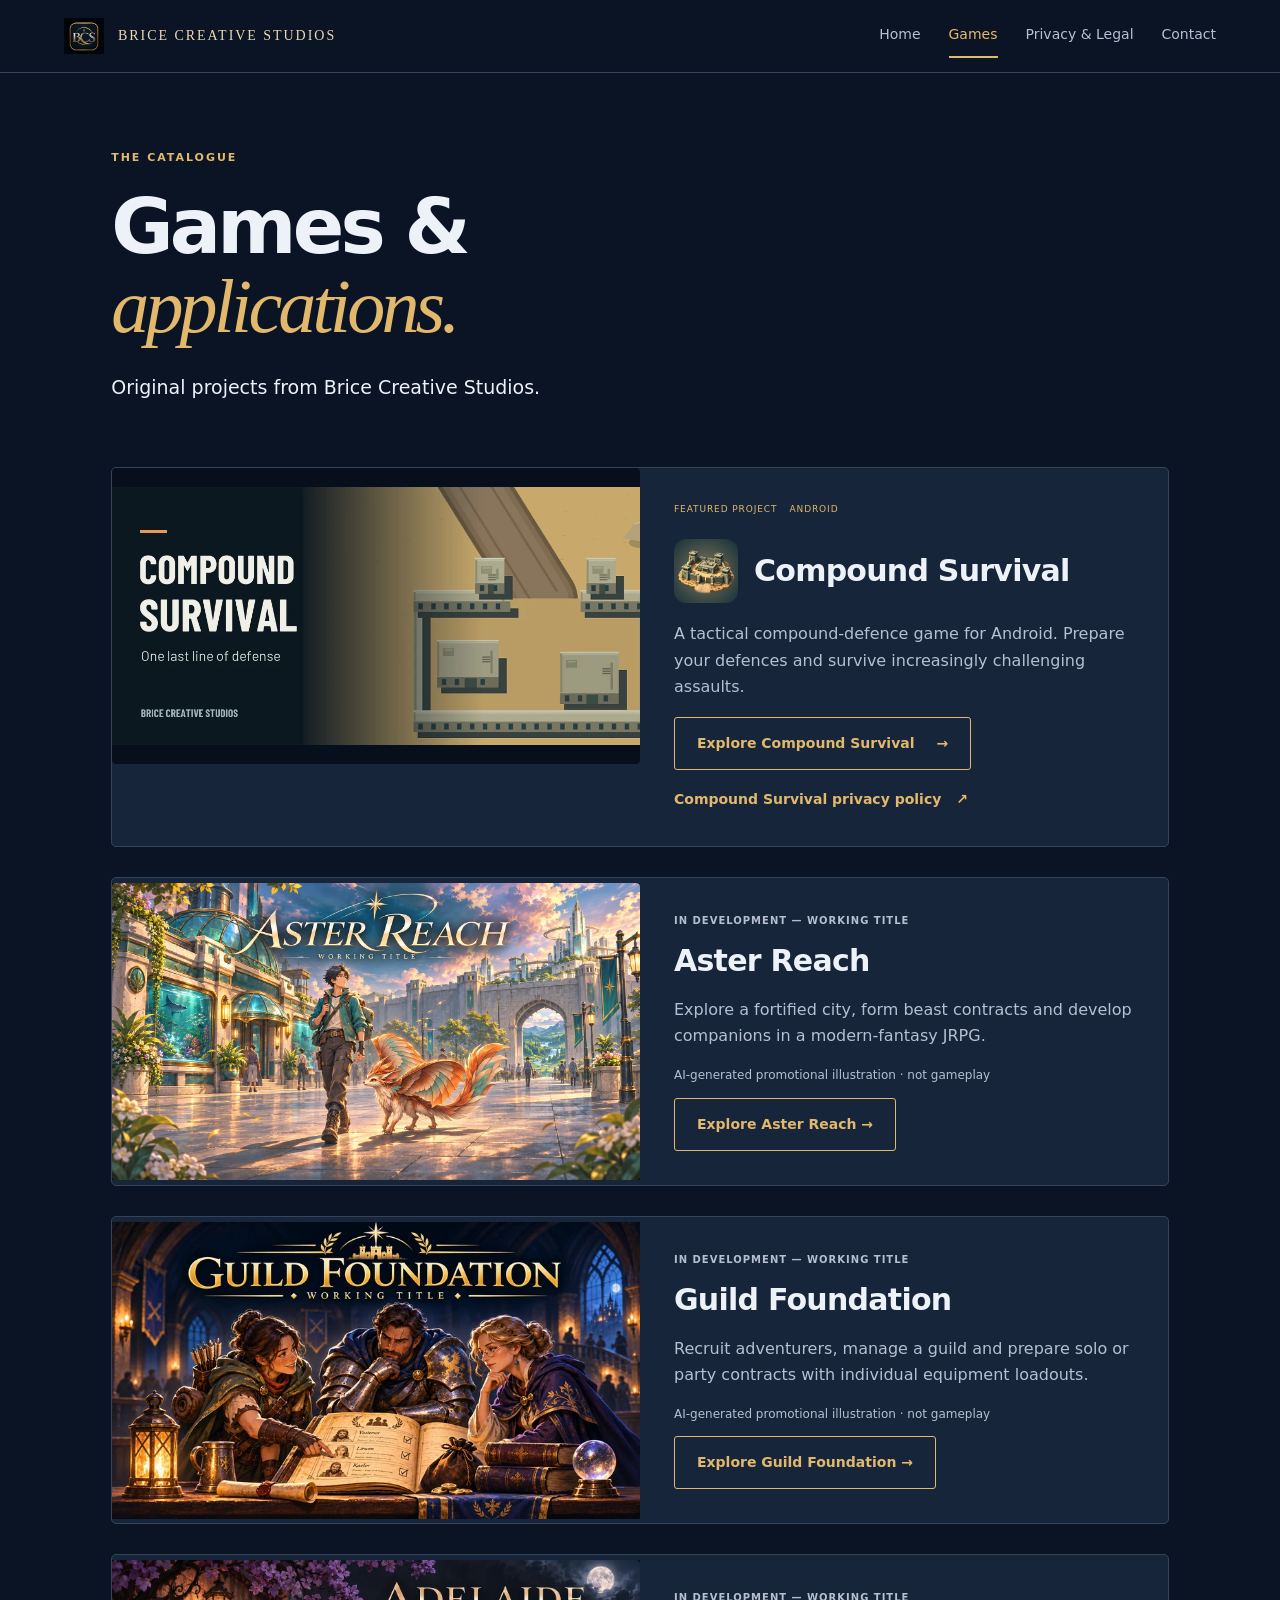
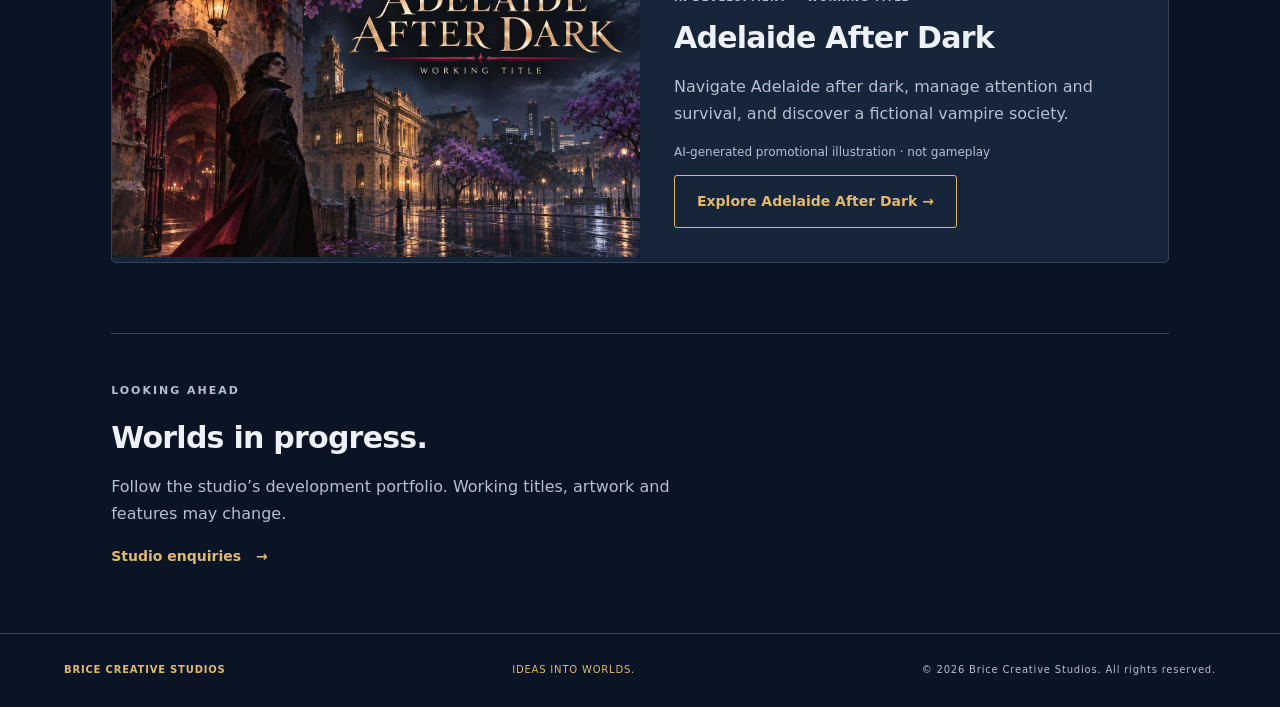
<file: games.html>
<!doctype html>
<html lang="en-AU"><head><meta charset="utf-8"><meta name="viewport" content="width=device-width, initial-scale=1"><meta name="theme-color" content="#101b30"><meta name="description" content="Games — Brice Creative Studios. Independent Australian game and application development."><title>Games | Brice Creative Studios</title><link rel="stylesheet" href="style.css?v=2.8"><link rel="icon" type="image/x-icon" href="assets/favicon.ico"></head><body>
<a class="skip-link" href="#main">Skip to content</a><header class="site-header"><a class="brand" href="index.html"><img class="brand-emblem" src="assets/BCS_Official_Emblem_Web.png" width="256" height="231" alt="BCS approved emblem"><span>BRICE CREATIVE STUDIOS</span></a><nav aria-label="Main navigation"><a href="index.html">Home</a><a href="games.html" aria-current="page">Games</a><a href="privacy-legal.html">Privacy &amp; Legal</a><a href="contact.html">Contact</a></nav></header>
<main id="main"><section class="page-intro"><p class="eyebrow">THE CATALOGUE</p><h1>Games &<br><em>applications.</em></h1><p class="lead">Original projects from Brice Creative Studios.</p></section><section class="catalogue" aria-label="Games catalogue"><article class="game-card"><a class="cover-link" href="compound-survival.html" aria-label="Explore Compound Survival"><img src="assets/compound-survival-feature.webp" width="1024" height="500" alt="Compound Survival promotional artwork showing a desert compound and defensive walls."></a><div class="game-body"><div class="game-meta"><span>FEATURED PROJECT</span><span>ANDROID</span></div><div class="game-title"><img class="game-icon" src="assets/compound-survival-icon-256.png" srcset="assets/compound-survival-icon-256.png 256w, assets/compound-survival-icon-512.png 512w" sizes="64px" width="512" height="512" alt="Official Compound Survival app icon"><h2>Compound Survival</h2></div><p>A tactical compound-defence game for Android. Prepare your defences and survive increasingly challenging assaults.</p><p><a class="button button-outline" href="compound-survival.html">Explore Compound Survival <span aria-hidden="true">→</span></a></p><a class="text-link" href="privacy-policy.html">Compound Survival privacy policy <span aria-hidden="true">↗</span></a></div></article><article class="game-card project-card"><div class="project-cover"><a class="cover-link" href="aster-reach.html" aria-label="Explore Aster Reach"><picture><source media="(max-width: 760px)" srcset="assets/aster-reach/aster-reach-cover-desktop.webp"><img src="assets/aster-reach/aster-reach-cover-desktop.webp" width="1672" height="941" alt="Aster Reach working-title promotional illustration: a traveler and copper-winged companion in a fortified modern-fantasy city." loading="lazy"></picture></a></div><div class="game-body"><p class="eyebrow project-status">IN DEVELOPMENT — WORKING TITLE</p><h2>Aster Reach</h2><p>Explore a fortified city, form beast contracts and develop companions in a modern-fantasy JRPG.</p><p class="small">AI-generated promotional illustration · not gameplay</p><a class="button button-outline" href="aster-reach.html">Explore Aster Reach →</a></div></article><article class="game-card project-card"><div class="project-cover"><a class="cover-link" href="guild-foundation.html" aria-label="Explore Guild Foundation"><picture><source media="(max-width: 760px)" srcset="assets/guild-foundation/guild-foundation-cover-mobile.webp"><img src="assets/guild-foundation/guild-foundation-cover-desktop.webp" width="1672" height="941" alt="Guild Foundation working-title promotional illustration: three adventurers review a recruitment ledger in a lantern-lit guild hall." loading="lazy"></picture></a></div><div class="game-body"><p class="eyebrow project-status">IN DEVELOPMENT — WORKING TITLE</p><h2>Guild Foundation</h2><p>Recruit adventurers, manage a guild and prepare solo or party contracts with individual equipment loadouts.</p><p class="small">AI-generated promotional illustration · not gameplay</p><a class="button button-outline" href="guild-foundation.html">Explore Guild Foundation →</a></div></article><article class="game-card project-card"><div class="project-cover"><a class="cover-link" href="adelaide-after-dark.html" aria-label="Explore Adelaide After Dark"><picture><source media="(max-width: 760px)" srcset="assets/adelaide-after-dark/adelaide-after-dark-cover-mobile.webp"><img src="assets/adelaide-after-dark/adelaide-after-dark-cover-desktop.webp" width="1672" height="941" alt="Adelaide After Dark working-title promotional illustration: a vampire beside a fictional underground doorway in a moonlit city." loading="lazy"></picture></a></div><div class="game-body"><p class="eyebrow project-status">IN DEVELOPMENT — WORKING TITLE</p><h2>Adelaide After Dark</h2><p>Navigate Adelaide after dark, manage attention and survival, and discover a fictional vampire society.</p><p class="small">AI-generated promotional illustration · not gameplay</p><a class="button button-outline" href="adelaide-after-dark.html">Explore Adelaide After Dark →</a></div></article></section><section class="closing"><p class="eyebrow">LOOKING AHEAD</p><h2>Worlds in progress.</h2><p>Follow the studio’s development portfolio. Working titles, artwork and features may change.</p><a class="text-link" href="contact.html">Studio enquiries <span aria-hidden="true">→</span></a></section></main><footer><a href="index.html">BRICE CREATIVE STUDIOS</a><span>IDEAS INTO WORLDS.</span><small>© 2026 Brice Creative Studios. All rights reserved.</small></footer></body></html>
</file>
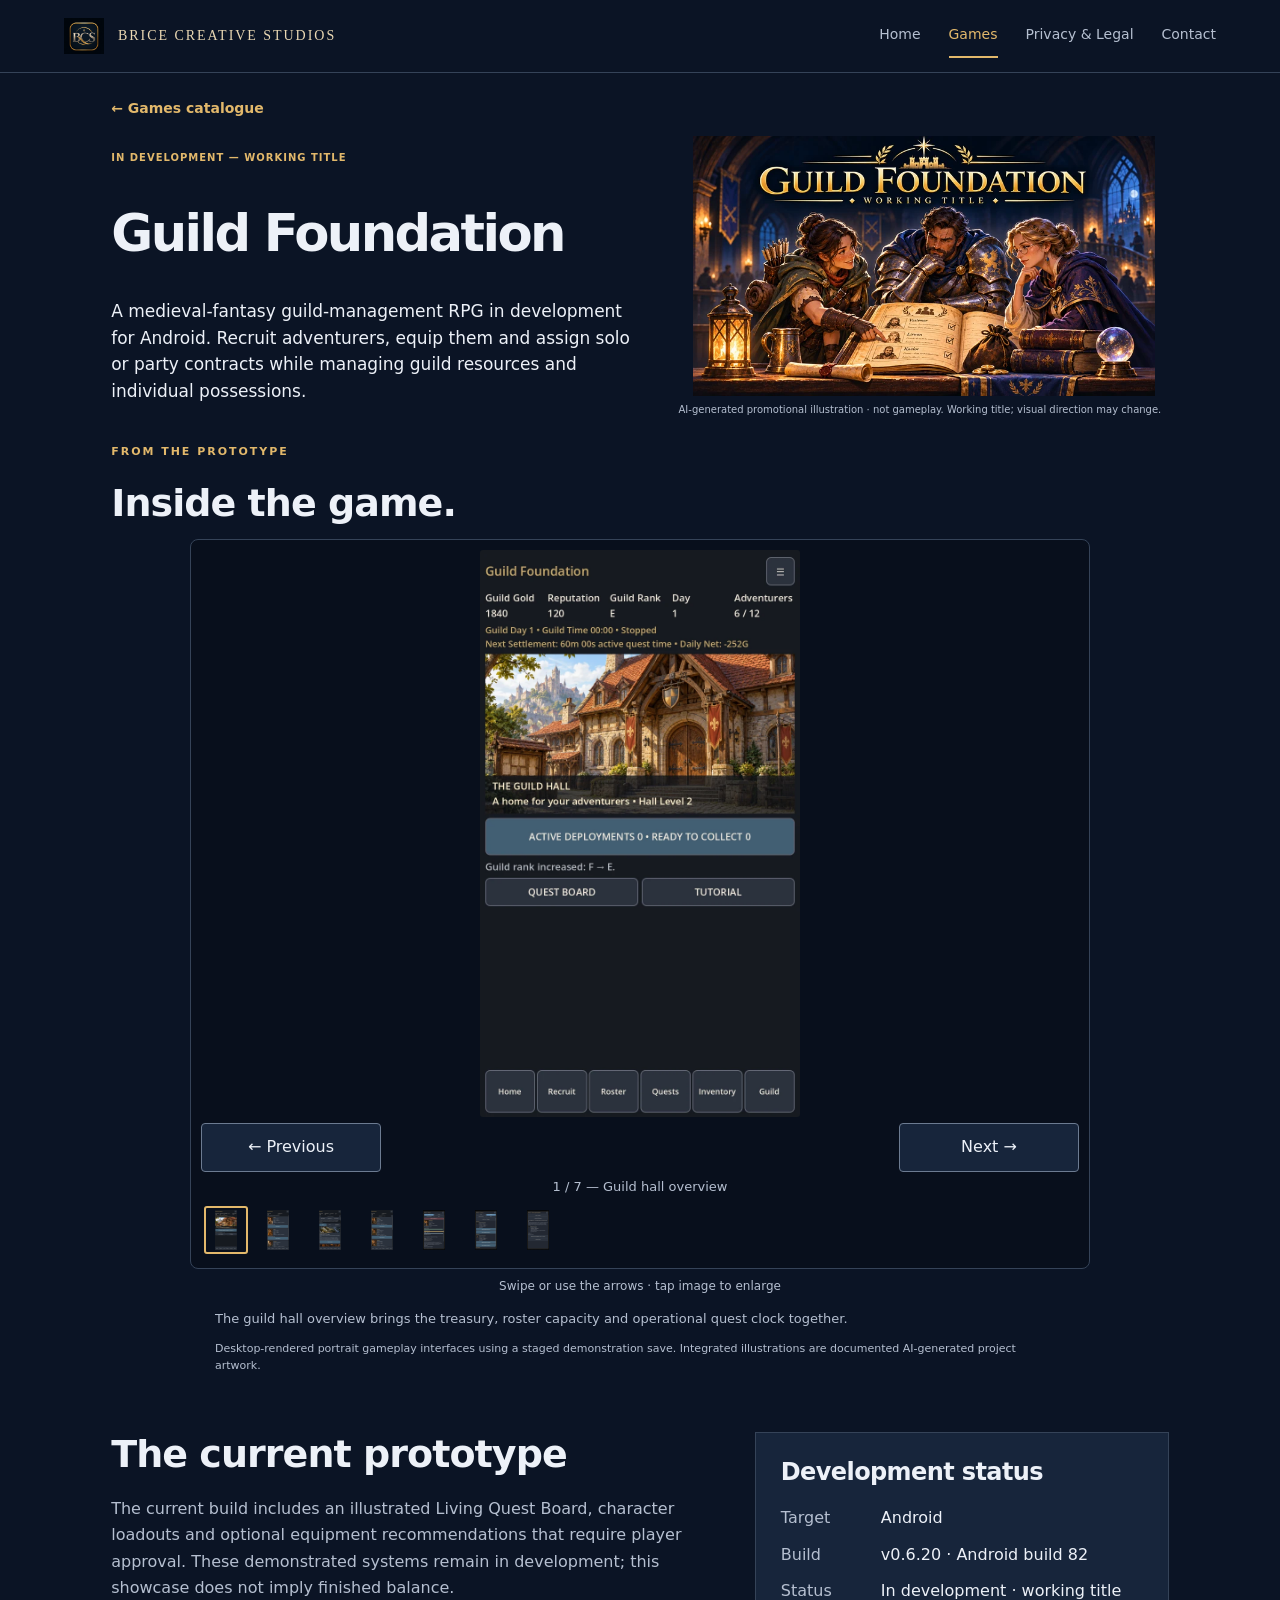
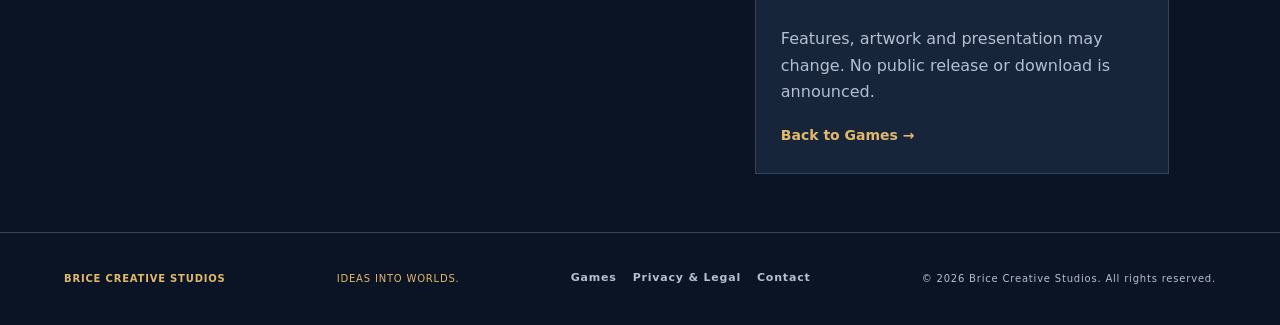
<file: guild-foundation.html>
<!doctype html><html lang="en-AU"><head><meta charset="utf-8"><meta name="viewport" content="width=device-width, initial-scale=1"><meta name="theme-color" content="#101b30"><meta name="description" content="Guild Foundation — a Brice Creative Studios game in development, working title."><title>Guild Foundation | Brice Creative Studios</title><link rel="stylesheet" href="style.css?v=2.8"><link rel="icon" href="assets/favicon.ico"><script src="showcase-gallery.js?v=2.8" defer></script></head><body><a class="skip-link" href="#main">Skip to content</a><header class="site-header"><a class="brand" href="index.html"><img class="brand-emblem" src="assets/BCS_Official_Emblem_Web.png" width="256" height="231" alt="BCS approved emblem"><span>BRICE CREATIVE STUDIOS</span></a><nav aria-label="Main navigation"><a href="index.html">Home</a><a href="games.html" aria-current="location">Games</a><a href="privacy-legal.html">Privacy &amp; Legal</a><a href="contact.html">Contact</a></nav></header><main id="main"><section class="showcase-intro"><a class="text-link" href="games.html">← Games catalogue</a><p class="eyebrow project-status">IN DEVELOPMENT — WORKING TITLE</p><h1>Guild Foundation</h1><p class="lead">A medieval-fantasy guild-management RPG in development for Android. Recruit adventurers, equip them and assign solo or party contracts while managing guild resources and individual possessions.</p><figure class="showcase-promo"><picture><source media="(max-width: 760px)" srcset="assets/guild-foundation/guild-foundation-cover-mobile.webp"><img src="assets/guild-foundation/guild-foundation-cover-desktop.webp" width="1672" height="941" alt="Guild Foundation working-title promotional illustration: three adventurers review a recruitment ledger in a lantern-lit guild hall." loading="lazy"></picture><figcaption>AI-generated promotional illustration · not gameplay. Working title; visual direction may change.</figcaption></figure></section><section class="screenshots showcase-shots" aria-labelledby="screenshots-title"><div class="section-heading"><div><p class="eyebrow">FROM THE PROTOTYPE</p><h2 id="screenshots-title">Inside the game.</h2></div></div><div id="gallery" class="showcase-carousel" role="region" aria-label="Guild Foundation development screenshots" tabindex="0"><a id="gallery-open" class="gallery-stage" href="assets/guild-foundation/01_guild_home.webp" aria-label="Enlarge current screenshot"><img id="gallery-image" src="assets/guild-foundation/01_guild_home.webp" width="720" height="1280" alt="Guild hall overview in Guild Foundation’s blue-and-charcoal portrait interface."></a><div class="gallery-controls"><button id="gallery-prev" type="button" aria-label="Previous screenshot" hidden>← Previous</button><button id="gallery-next" type="button" aria-label="Next screenshot" hidden>Next →</button></div><p id="gallery-caption" class="gallery-caption" aria-live="polite">Guild hall overview</p><div class="gallery-thumbnails" aria-label="Choose a screenshot"><a class="gallery-thumb" href="assets/guild-foundation/01_guild_home.webp" data-shot="0" data-caption="Guild hall overview" data-detail="The guild hall overview brings the treasury, roster capacity and operational quest clock together." aria-label="Show screenshot 1: Guild hall overview" aria-current="true"><img src="assets/guild-foundation/01_guild_home.webp" width="720" height="1280" alt="Guild hall overview in Guild Foundation’s blue-and-charcoal portrait interface."></a><a class="gallery-thumb" href="assets/guild-foundation/02_recruitment.webp" data-shot="1" data-caption="Recruitment" data-detail="Recruitment cards show illustrated adventurers, class, rank, attributes and recruitment cost." aria-label="Show screenshot 2: Recruitment"><img src="assets/guild-foundation/02_recruitment.webp" width="720" height="1280" alt="Recruitment in Guild Foundation’s blue-and-charcoal portrait interface."></a><a class="gallery-thumb" href="assets/guild-foundation/03_living_quest_board.webp" data-shot="2" data-caption="Living Quest Board" data-detail="Routine work remains available alongside other contracts; rotation follows operational guild days." aria-label="Show screenshot 3: Living Quest Board"><img src="assets/guild-foundation/03_living_quest_board.webp" width="720" height="1280" alt="Living Quest Board in Guild Foundation’s blue-and-charcoal portrait interface."></a><a class="gallery-thumb" href="assets/guild-foundation/04_adventurer_roster.webp" data-shot="3" data-caption="Adventurer roster" data-detail="The roster shows individual adventurers, availability, resources and personal Gold." aria-label="Show screenshot 4: Adventurer roster"><img src="assets/guild-foundation/04_adventurer_roster.webp" width="720" height="1280" alt="Adventurer roster in Guild Foundation’s blue-and-charcoal portrait interface."></a><a class="gallery-thumb" href="assets/guild-foundation/05_character_profile.webp" data-shot="4" data-caption="Character profile" data-detail="Character profiles show Health, Stamina, Magic and the sources of effectiveness attributes." aria-label="Show screenshot 5: Character profile"><img src="assets/guild-foundation/05_character_profile.webp" width="720" height="1280" alt="Character profile in Guild Foundation’s blue-and-charcoal portrait interface."></a><a class="gallery-thumb" href="assets/guild-foundation/06_equipment_loadout.webp" data-shot="5" data-caption="Equipment loadout" data-detail="The loadout provides weapon, armour and accessory management with item artwork." aria-label="Show screenshot 6: Equipment loadout"><img src="assets/guild-foundation/06_equipment_loadout.webp" width="720" height="1280" alt="Equipment loadout in Guild Foundation’s blue-and-charcoal portrait interface."></a><a class="gallery-thumb" href="assets/guild-foundation/07_auto_equip_preview.webp" data-shot="6" data-caption="Equipment recommendation preview" data-detail="Optional equipment recommendations compare compatible items and require player approval." aria-label="Show screenshot 7: Equipment recommendation preview"><img src="assets/guild-foundation/07_auto_equip_preview.webp" width="720" height="1280" alt="Equipment recommendation preview in Guild Foundation’s blue-and-charcoal portrait interface."></a></div></div><p class="gallery-hint">Swipe or use the arrows · tap image to enlarge</p><p id="shot-detail" class="shot-detail" aria-live="polite">The guild hall overview brings the treasury, roster capacity and operational quest clock together.</p><p class="capture-disclosure">Desktop-rendered portrait gameplay interfaces using a staged demonstration save. Integrated illustrations are documented AI-generated project artwork.</p><noscript><p>Open a screenshot link to view the full image.</p></noscript></section><section class="game-details"><div><h2>The current prototype</h2><p>The current build includes an illustrated Living Quest Board, character loadouts and optional equipment recommendations that require player approval. These demonstrated systems remain in development; this showcase does not imply finished balance.</p></div><aside><h2>Development status</h2><dl><dt>Target</dt><dd>Android</dd><dt>Build</dt><dd>v0.6.20 · Android build 82</dd><dt>Status</dt><dd>In development · working title</dd></dl><p>Features, artwork and presentation may change. No public release or download is announced.</p><a class="text-link" href="games.html">Back to Games →</a></aside></section></main><dialog id="screenshot-dialog" class="showcase-dialog" aria-labelledby="dialog-title"><div class="dialog-bar"><h2 id="dialog-title">Development screenshot</h2><button id="dialog-close" type="button" aria-label="Close enlarged screenshot">Close ×</button></div><img id="dialog-image" alt=""><div class="gallery-controls"><button id="dialog-prev" type="button" aria-label="Previous enlarged screenshot">← Previous</button><button id="dialog-next" type="button" aria-label="Next enlarged screenshot">Next →</button></div><p id="dialog-caption" class="gallery-caption" aria-live="polite"></p></dialog><footer><a href="index.html">BRICE CREATIVE STUDIOS</a><span>IDEAS INTO WORLDS.</span><nav aria-label="Footer navigation"><a href="games.html">Games</a><a href="privacy-legal.html">Privacy &amp; Legal</a><a href="contact.html">Contact</a></nav><small>© 2026 Brice Creative Studios. All rights reserved.</small></footer></body></html>
</file>
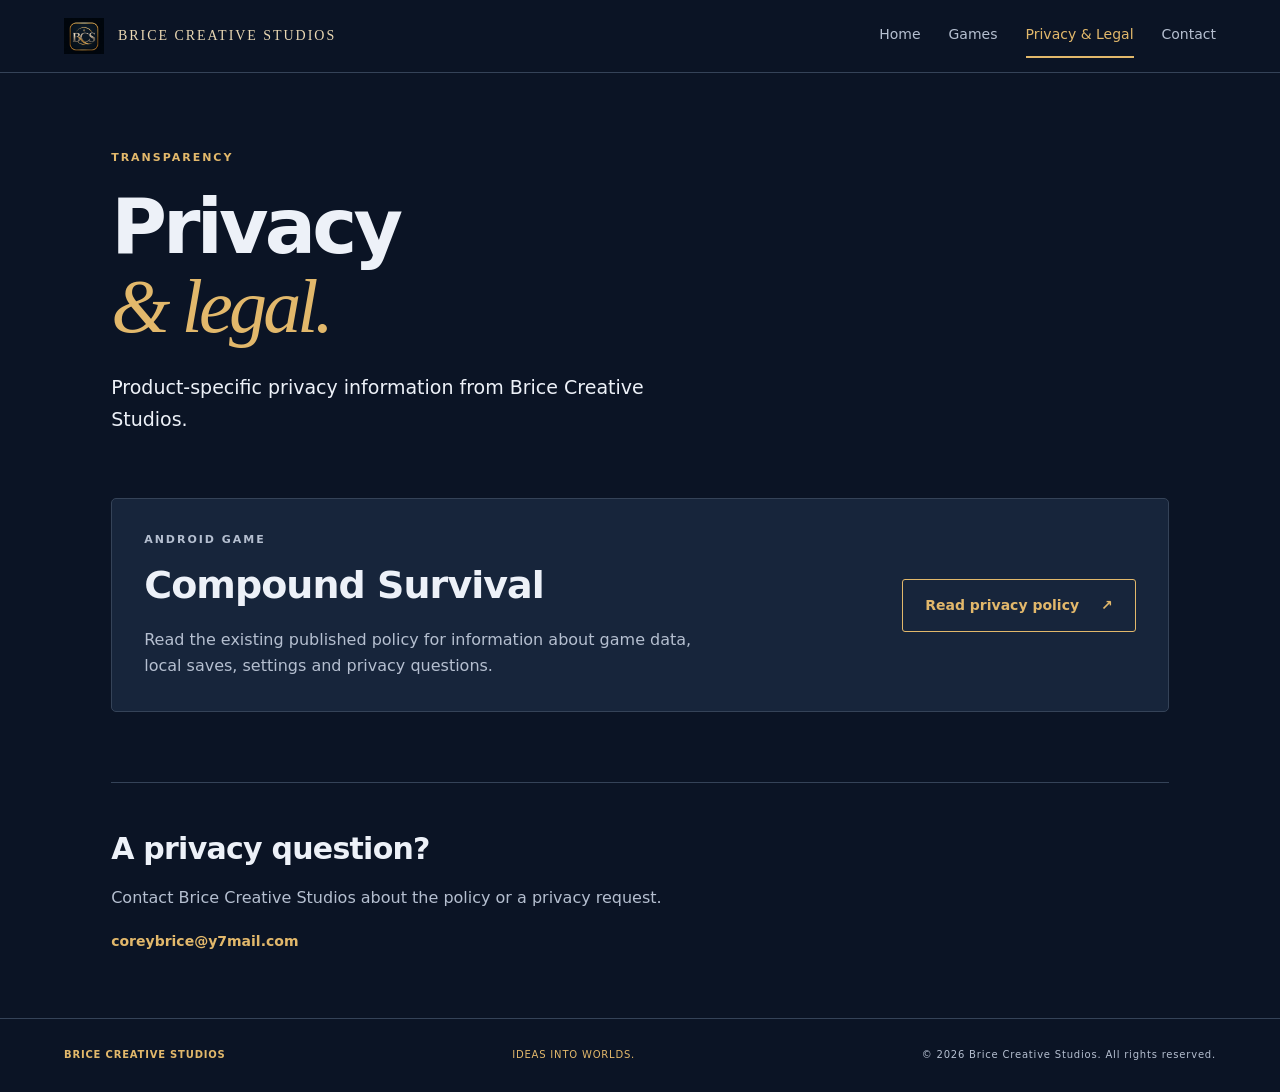
<file: privacy-legal.html>
<!doctype html>
<html lang="en-AU"><head><meta charset="utf-8"><meta name="viewport" content="width=device-width, initial-scale=1"><meta name="theme-color" content="#101b30"><meta name="description" content="Privacy &amp; Legal — Brice Creative Studios. Independent Australian game and application development."><title>Privacy &amp; Legal | Brice Creative Studios</title><link rel="stylesheet" href="style.css?v=2.6"><link rel="icon" type="image/x-icon" href="assets/favicon.ico"></head><body>
<a class="skip-link" href="#main">Skip to content</a><header class="site-header"><a class="brand" href="index.html"><img class="brand-emblem" src="assets/BCS_Official_Emblem_Web.png" width="256" height="231" alt="BCS approved emblem"><span>BRICE CREATIVE STUDIOS</span></a><nav aria-label="Main navigation"><a href="index.html">Home</a><a href="games.html">Games</a><a href="privacy-legal.html" aria-current="page">Privacy &amp; Legal</a><a href="contact.html">Contact</a></nav></header>
<main id="main"><section class="page-intro"><p class="eyebrow">TRANSPARENCY</p><h1>Privacy<br><em>& legal.</em></h1><p class="lead">Product-specific privacy information from Brice Creative Studios.</p></section><section class="legal-list" aria-label="Product privacy policies"><article class="legal-row"><div><p class="eyebrow">ANDROID GAME</p><h2>Compound Survival</h2><p>Read the existing published policy for information about game data, local saves, settings and privacy questions.</p></div><a class="button button-outline" href="privacy-policy.html">Read privacy policy <span aria-hidden="true">↗</span></a></article></section><section class="closing"><h2>A privacy question?</h2><p>Contact Brice Creative Studios about the policy or a privacy request.</p><a class="text-link" href="mailto:coreybrice@y7mail.com">coreybrice@y7mail.com</a></section></main><footer><a href="index.html">BRICE CREATIVE STUDIOS</a><span>IDEAS INTO WORLDS.</span><small>© 2026 Brice Creative Studios. All rights reserved.</small></footer></body></html>
</file>
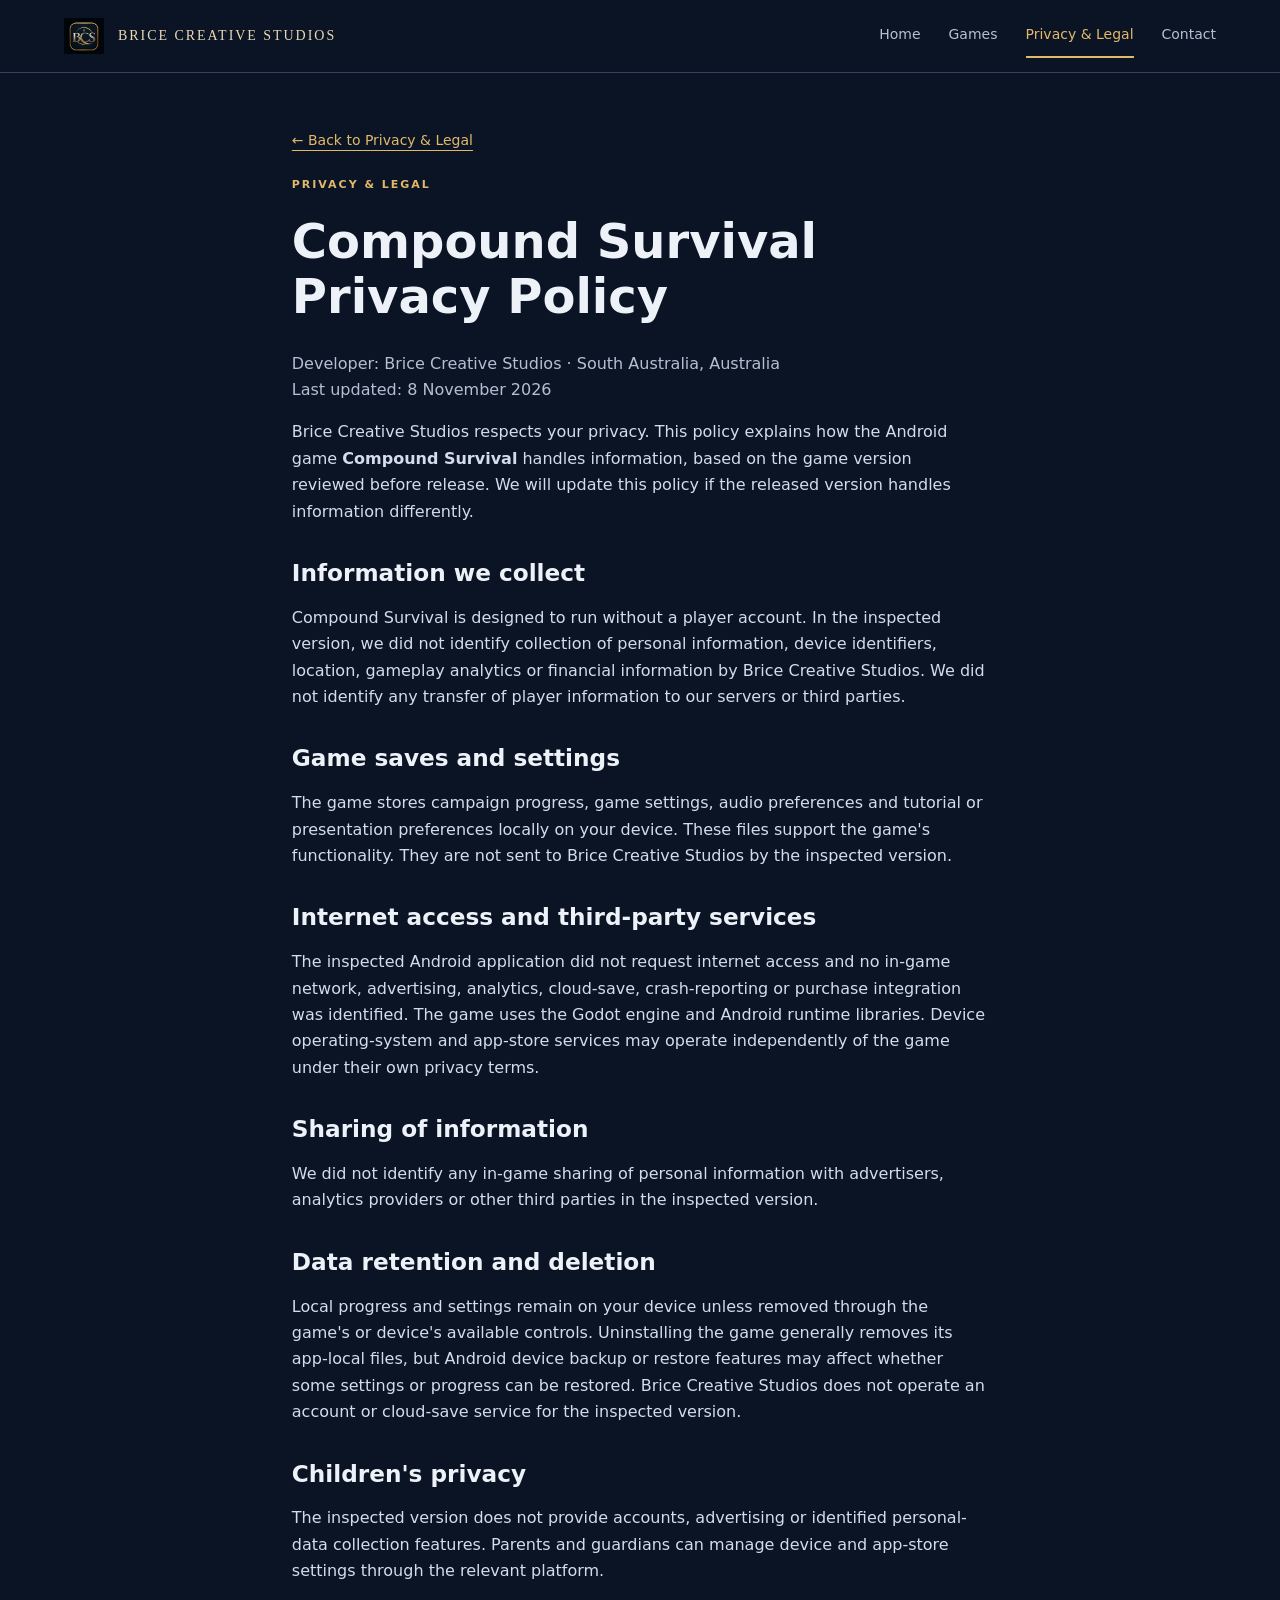
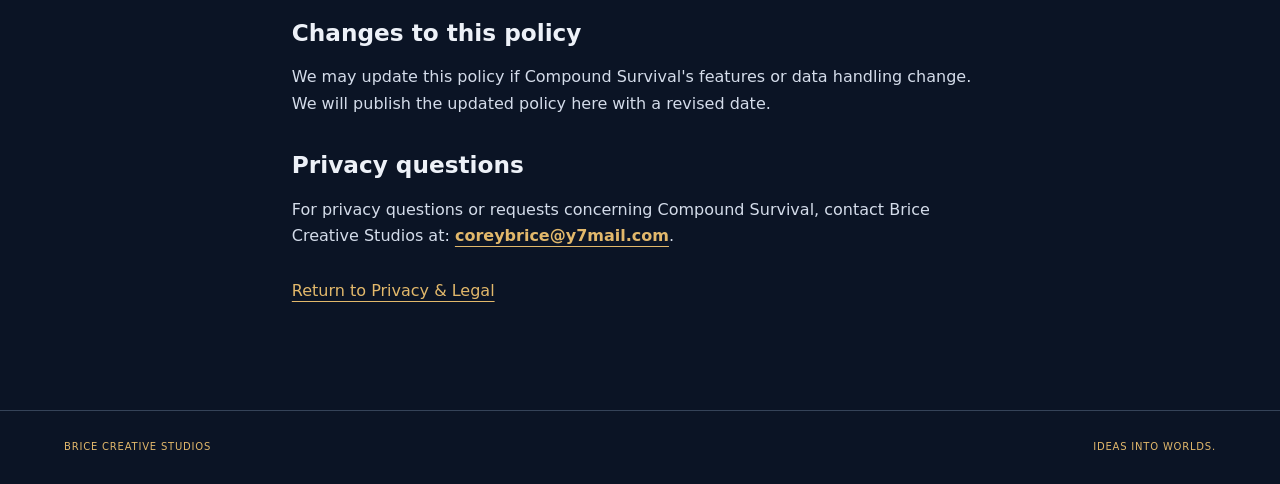
<file: privacy-policy.html>
<!doctype html>
<html lang="en-AU">
<head>
<meta charset="utf-8"><meta name="viewport" content="width=device-width, initial-scale=1">
<meta name="theme-color" content="#101b30">
<meta name="description" content="Privacy policy for Compound Survival by Brice Creative Studios.">
<title>Compound Survival Privacy Policy | Brice Creative Studios</title>
<link rel="stylesheet" href="style.css?v=2.6">
<style>.policy{max-width:850px;margin:auto;padding:56px 6% 90px}.policy h1{font-size:clamp(2rem,5vw,3rem);letter-spacing:0}.policy h2{font-size:1.45rem;margin-top:34px}.policy p,.policy li{color:#d4dcea}.policy .meta{color:#b5bfd0}.policy a{overflow-wrap:anywhere}.draft{border:1px solid #e2b86b;border-radius:8px;padding:14px 18px;background:#263247;color:#f4dca9}</style>
</head>
<body>
<header class="site-header"><a class="brand" href="index.html"><img class="brand-emblem" src="assets/BCS_Official_Emblem_Web.png" width="256" height="231" alt="BCS approved emblem"><span>BRICE CREATIVE STUDIOS</span></a><nav aria-label="Main navigation"><a href="index.html">Home</a><a href="games.html">Games</a><a href="privacy-legal.html" aria-current="location">Privacy &amp; Legal</a><a href="contact.html">Contact</a></nav></header>
<main class="policy"><p class="policy-back"><a href="https://bricecreativestudios.github.io/privacy-legal.html">&#8592; Back to Privacy &amp; Legal</a></p>
<div class="eyebrow">PRIVACY &amp; LEGAL</div>
<h1>Compound Survival Privacy Policy</h1>
<p class="meta">Developer: Brice Creative Studios · South Australia, Australia<br>Last updated: 8 November 2026</p>

<p>Brice Creative Studios respects your privacy. This policy explains how the Android game <strong>Compound Survival</strong> handles information, based on the game version reviewed before release. We will update this policy if the released version handles information differently.</p>
<h2>Information we collect</h2>
<p>Compound Survival is designed to run without a player account. In the inspected version, we did not identify collection of personal information, device identifiers, location, gameplay analytics or financial information by Brice Creative Studios. We did not identify any transfer of player information to our servers or third parties.</p>
<h2>Game saves and settings</h2>
<p>The game stores campaign progress, game settings, audio preferences and tutorial or presentation preferences locally on your device. These files support the game's functionality. They are not sent to Brice Creative Studios by the inspected version.</p>
<h2>Internet access and third-party services</h2>
<p>The inspected Android application did not request internet access and no in-game network, advertising, analytics, cloud-save, crash-reporting or purchase integration was identified. The game uses the Godot engine and Android runtime libraries. Device operating-system and app-store services may operate independently of the game under their own privacy terms.</p>
<h2>Sharing of information</h2>
<p>We did not identify any in-game sharing of personal information with advertisers, analytics providers or other third parties in the inspected version.</p>
<h2>Data retention and deletion</h2>
<p>Local progress and settings remain on your device unless removed through the game's or device's available controls. Uninstalling the game generally removes its app-local files, but Android device backup or restore features may affect whether some settings or progress can be restored. Brice Creative Studios does not operate an account or cloud-save service for the inspected version.</p>
<h2>Children's privacy</h2>
<p>The inspected version does not provide accounts, advertising or identified personal-data collection features. Parents and guardians can manage device and app-store settings through the relevant platform.</p>
<h2>Changes to this policy</h2>
<p>We may update this policy if Compound Survival's features or data handling change. We will publish the updated policy here with a revised date.</p>
<h2>Privacy questions</h2>
<p>For privacy questions or requests concerning Compound Survival, contact Brice Creative Studios at: <strong><a href="mailto:coreybrice@y7mail.com">coreybrice@y7mail.com</a></strong>.</p>
<p class="policy-return"><a href="https://bricecreativestudios.github.io/privacy-legal.html">Return to Privacy &amp; Legal</a></p>
</main>
<footer><span>BRICE CREATIVE STUDIOS</span><span>IDEAS INTO WORLDS.</span></footer>
</body></html>
</file>
<file: style.css>
:root{color-scheme:dark;--navy:#101b30;--deep:#0b1425;--panel:#17253b;--gold:#e2b86b;--text:#edf1f8;--muted:#b5bfd0;--line:#354358}*{box-sizing:border-box}html{scroll-behavior:auto}body{margin:0;background:var(--deep);color:var(--text);font:16px/1.65 system-ui,-apple-system,BlinkMacSystemFont,"Segoe UI",Arial,sans-serif}a{color:var(--gold);text-underline-offset:5px}a:hover{color:#ffe0a8}a:focus-visible{outline:3px solid #fff;outline-offset:6px}.skip-link{position:absolute;left:16px;top:-100px;background:var(--gold);color:var(--deep);padding:12px;z-index:3}.skip-link:focus{top:12px}.site-header{max-width:1280px;margin:auto;padding:26px 5%;display:flex;align-items:center;justify-content:space-between;gap:28px;border-bottom:1px solid var(--line)}.brand{display:flex;gap:14px;align-items:center;text-decoration:none;color:var(--text);font-size:12px;line-height:1.4;letter-spacing:.12em;font-weight:750}.monogram{border:1px solid var(--gold);border-radius:50%;width:48px;height:48px;display:grid;place-items:center;color:var(--gold);font:17px Georgia,serif}nav{display:flex;gap:30px;flex-wrap:wrap}nav a{font-size:14px;color:var(--muted);text-decoration:none;padding:8px 0;border-bottom:2px solid transparent}nav a[aria-current=page]{color:var(--gold);border-color:var(--gold)}main{max-width:1160px;margin:auto;padding:0 4%}.eyebrow{color:var(--gold);font-size:11px;letter-spacing:.18em;font-weight:700;margin:0 0 20px}h1,h2,p{margin-top:0}h1{font-size:clamp(48px,6.8vw,88px);line-height:1.04;letter-spacing:-.05em;font-weight:600;margin-bottom:26px}h1 em{font-family:Georgia,serif;font-weight:400;color:var(--gold)}h2{font-size:clamp(26px,3vw,38px);line-height:1.2;font-weight:550;letter-spacing:-.025em;margin-bottom:18px}.lead{font-size:19px;line-height:1.65;max-width:540px;color:var(--text)}.muted{color:var(--muted);max-width:450px}.hero{display:grid;grid-template-columns:1.4fr 1fr;gap:56px;padding:90px 0 92px;align-items:center}.hero-copy .button{margin-top:14px}.studio-seal{aspect-ratio:1;max-width:330px;width:100%;margin:auto;border:1px solid #8c7858;border-radius:50%;display:flex;flex-direction:column;align-items:center;justify-content:center;position:relative;background:radial-gradient(circle,#1d2d43,var(--deep) 72%);outline:1px solid #384052;outline-offset:14px}.studio-seal strong{font:clamp(64px,8vw,104px) Georgia,serif;color:var(--gold);font-weight:400;letter-spacing:-.08em;margin:15px 0}.seal-top,.seal-bottom{font-size:9px;letter-spacing:.16em;color:var(--muted)}.seal-bottom{color:var(--gold)}.button{display:inline-flex;align-items:center;justify-content:space-between;gap:22px;padding:14px 22px;background:var(--gold);border:1px solid var(--gold);color:var(--deep);text-decoration:none;font-size:14px;font-weight:700;border-radius:3px}.button:hover{background:#f4ce8b;color:var(--deep)}.button-outline{background:transparent;color:var(--gold);flex-shrink:0}.text-link{font-size:14px;font-weight:600;text-decoration:none}.text-link span{margin-left:10px}.section-heading{display:flex;justify-content:space-between;align-items:end;gap:20px;margin-bottom:30px}.section-heading h2{margin:0}.game-card{border:1px solid var(--line);background:var(--panel);border-radius:5px;overflow:hidden;display:grid;grid-template-columns:1.15fr 1fr}.game-card img{display:block;width:100%;height:100%;object-fit:cover;min-height:285px}.game-body{padding:34px}.game-meta{display:flex;gap:12px;flex-wrap:wrap;color:var(--gold);font-size:9px;letter-spacing:.1em;margin-bottom:23px}.game-body h2{font-size:30px}.game-body p,.closing p,.legal-row p,.contact-panel p,.contact-aside p{color:var(--muted)}.closing{border-top:1px solid var(--line);margin-top:70px;padding:48px 0 64px;max-width:100%}.closing h2{font-size:30px}.closing p{max-width:600px}.page-intro{padding:76px 0 44px}.page-intro h1{font-size:clamp(48px,6vw,76px)}.catalogue{display:grid;gap:30px}.legal-row{display:flex;align-items:center;justify-content:space-between;gap:40px;padding:32px;border:1px solid var(--line);background:var(--panel);border-radius:5px}.legal-row p{max-width:580px;margin-bottom:0}.legal-row .eyebrow{margin-bottom:14px}.contact-grid{display:grid;grid-template-columns:1.4fr 1fr;gap:24px;margin-bottom:80px}.contact-panel{padding:38px;background:var(--panel);border:1px solid var(--line);border-radius:5px}.contact-panel h2{font-size:26px}.email{font-size:clamp(17px,2.2vw,25px);display:inline-block;overflow-wrap:anywhere;max-width:100%;margin:8px 0 28px;text-decoration:none}.contact-panel p:last-child{margin:0;max-width:460px}.contact-aside{padding:38px 26px}.contact-aside h2{font-size:28px}footer{border-top:1px solid var(--line);max-width:1280px;margin:auto;padding:28px 5%;display:flex;align-items:center;justify-content:space-between;flex-wrap:wrap;gap:18px;color:var(--muted);font-size:10px;letter-spacing:.08em}footer a{text-decoration:none;font-weight:700}footer span{color:var(--gold)}footer small{font-size:10px}/* Existing policy selectors retained for its unchanged HTML. */.policy{max-width:850px}.policy h1{line-height:1.15}.policy h2{letter-spacing:normal}.policy .site-header{max-width:1280px}@media(max-width:760px){.site-header{flex-direction:column;align-items:flex-start;padding:22px 6%;gap:16px}nav{width:100%;justify-content:space-between;gap:10px}nav a{font-size:12px;min-height:44px;display:flex;align-items:center}main{padding:0 6%}.hero{grid-template-columns:1fr;padding:50px 0 58px;gap:45px}.hero h1{font-size:clamp(48px,12vw,76px)}.studio-seal{max-width:220px;margin:12px auto 16px}.studio-seal strong{font-size:70px}.lead{font-size:17px}.game-card{grid-template-columns:1fr}.game-card img{height:auto;min-height:0;aspect-ratio:1024/500}.game-body{padding:25px}.section-heading{align-items:start;flex-direction:column;gap:16px}.section-heading h2{font-size:30px}.closing{margin-top:45px;padding:34px 0 44px}.page-intro{padding:48px 0 26px}.legal-row{flex-direction:column;align-items:start;padding:25px;gap:25px}.contact-grid{grid-template-columns:1fr;gap:0;margin-bottom:44px}.contact-panel{padding:25px}.contact-aside{padding:34px 0 0}footer{padding:24px 6%;flex-direction:column;align-items:flex-start;gap:12px}}@media(prefers-reduced-motion:reduce){html{scroll-behavior:auto}}

/* v2.1: supplied original approved logos, no crop or retouch. */
.brand-emblem{display:block;width:48px;height:auto;flex-shrink:0;object-fit:contain}.studio-logo{width:100%;max-width:353px;margin:auto}.studio-logo img{display:block;width:100%;height:auto;object-fit:contain}@media(max-width:760px){.studio-logo{max-width:300px;margin:12px auto 16px}}
.monogram{display:block;width:48px;height:44px;flex-shrink:0;padding:0;border:0;border-radius:0;font-size:0;background:url("assets/BCS_Official_Emblem_Web.png") center/contain no-repeat}

/* v2.4: Compound Survival catalogue and accessible, dependency-free gallery. */
.game-title{display:flex;align-items:center;gap:16px;margin-bottom:18px}.game-title h2{margin:0}.game-card .game-icon,.game-icon{display:block;width:56px;height:56px;min-height:0;object-fit:contain;border-radius:12px;flex-shrink:0}.game-heading{display:flex;align-items:center;gap:28px;margin-top:32px}.game-heading .large{width:112px;height:112px;border-radius:22px}.game-heading h1{font-size:clamp(42px,6vw,76px)}.game-intro .lead{margin-top:22px}.release-note{border-left:3px solid var(--gold);padding:18px 24px;background:var(--panel);max-width:720px;margin-top:28px}.release-note p{margin:8px 0 0;color:var(--muted)}.feature-art{display:block;width:100%;height:auto;border-radius:5px}.art-caption{font-size:12px;color:var(--muted);margin-top:10px}.game-details{display:grid;grid-template-columns:1.4fr 1fr;gap:64px;padding:58px 0}.game-details p{color:var(--muted)}.game-details aside{padding:25px;background:var(--panel);border:1px solid var(--line)}.game-details aside h2{font-size:24px}dl{display:grid;grid-template-columns:90px 1fr;gap:10px;margin-bottom:22px}dt{color:var(--muted)}dd{margin:0}button{font:inherit;cursor:pointer;color:var(--text);background:var(--panel);border:1px solid #6c7b91;border-radius:4px;min-height:44px;padding:10px 16px}button:hover{border-color:var(--gold);color:var(--gold)}button:focus-visible{outline:3px solid white;outline-offset:4px}[hidden]{display:none!important}.gallery-stage{display:block;max-width:420px;margin:auto;touch-action:pan-y;cursor:zoom-in}.gallery-stage img{display:block;width:100%;height:auto;border:1px solid var(--line);border-radius:6px}.gallery-controls{display:flex;align-items:center;justify-content:space-between;gap:16px;margin:20px 0}.gallery-controls p{font-size:13px;color:var(--muted);text-align:center;margin:0;flex:1}.gallery-thumbnails{display:flex;gap:16px;overflow-x:auto;padding:12px 5px 20px;scroll-snap-type:x mandatory}.gallery-thumb{display:block;flex:0 0 120px;border:2px solid transparent;border-radius:5px;padding:3px;scroll-snap-align:start}.gallery-thumb[aria-current=true]{border-color:var(--gold)}.gallery-thumb img{display:block;width:100%;height:auto;border-radius:3px}.action-links{display:flex;align-items:center;gap:24px;flex-wrap:wrap}dialog{background:var(--deep);color:var(--text);border:1px solid var(--gold);border-radius:8px;padding:16px;width:min(900px,96vw);max-height:95dvh;overflow:auto}dialog::backdrop{background:#000c}.dialog-bar{display:flex;justify-content:space-between;align-items:center;gap:16px;margin-bottom:12px}.dialog-bar h2{font-size:18px;margin:0}#dialog-image{display:block;width:auto;max-width:100%;height:auto;max-height:72dvh;object-fit:contain;margin:auto;touch-action:pan-y}@media(max-width:760px){.game-heading{gap:16px;align-items:flex-start}.game-heading .large{width:76px;height:76px;border-radius:15px}.game-heading h1{font-size:40px}.game-heading .eyebrow{font-size:9px;letter-spacing:.1em;margin-bottom:14px}.game-details{grid-template-columns:1fr;gap:24px;padding:36px 0}.gallery-controls{gap:8px;flex-wrap:wrap}.gallery-controls p{order:3;flex-basis:100%}.gallery-controls button{flex:1}.gallery-thumb{flex-basis:96px}.game-title h2{font-size:26px}.game-card .game-icon{width:48px;height:48px}}

/* v2.5: identity first, artwork first, viewport-bounded gallery. */
.home-header{flex-direction:column;gap:8px;padding:20px 5% 12px;align-items:center}.home-logo{display:block;width:min(420px,100%)}.home-logo img{display:block;width:100%;height:auto}.home-header nav{justify-content:center;gap:32px}.home-intro{text-align:center;padding:24px 0 30px}.home-intro h1{font-size:clamp(24px,3vw,38px);letter-spacing:.02em;margin:0 0 10px}.home-intro p{color:var(--muted);margin:0}.game-card>img{object-fit:contain;min-height:0;height:auto;aspect-ratio:1024/500;align-self:center}.game-card .game-icon{width:64px;height:64px;aspect-ratio:1;min-height:0;object-fit:contain}.game-opening{display:grid;grid-template-columns:1fr 1.1fr;gap:36px;align-items:center;padding:32px 0 36px}.game-heading{margin:0;gap:20px}.game-heading h1{font-size:clamp(38px,4.5vw,64px);margin-bottom:0}.game-heading .eyebrow{font-size:10px;margin-bottom:12px}.game-opening .lead{margin:20px 0 10px;font-size:20px}.game-opening-copy>p:not(.lead){color:var(--muted);margin-bottom:18px}.opening-art{margin:0}.opening-art figcaption{font-size:12px;color:var(--muted);margin-top:8px}.screenshots{padding-top:8px}.screenshots .section-heading{margin-bottom:14px}.capture-note{font-size:13px;color:var(--muted);max-width:820px}.gallery-hint{text-align:center;font-size:12px;color:var(--muted);margin-top:10px}#gallery{height:min(780px,calc(100vh - 24px));height:min(780px,calc(100svh - 24px));height:min(780px,calc(100dvh - 24px));display:grid;grid-template-rows:minmax(100px,1fr) auto auto auto;gap:8px;padding:12px;background:#080f1c;border:1px solid var(--line);border-radius:8px;scroll-margin-top:12px;max-width:900px;margin:auto}.gallery-stage{display:flex;justify-content:center;align-items:center;max-width:none;width:100%;height:100%;min-height:0;margin:0}.gallery-stage img{display:block;width:auto;height:100%;max-width:100%;max-height:100%;object-fit:contain;border:0;border-radius:3px}.gallery-controls{display:flex;flex-wrap:nowrap;gap:12px;margin:0;justify-content:space-between}.gallery-controls button{min-width:112px;min-height:48px;flex:0 1 180px}.gallery-caption{font-size:13px;line-height:1.4;text-align:center;margin:0;color:var(--muted);min-height:20px}.gallery-thumbnails{justify-content:center;gap:12px;overflow-x:auto;padding:0;min-height:58px;scroll-snap-type:none}.gallery-thumb{flex:0 0 38px;height:58px;padding:2px;border-radius:3px}.gallery-thumb img{width:100%;height:100%;object-fit:contain;border-radius:0}#screenshot-dialog{width:min(900px,calc(100vw - 24px));height:calc(100vh - 24px);height:calc(100svh - 24px);height:calc(100dvh - 24px);max-height:calc(100vh - 24px);max-height:calc(100dvh - 24px);padding:12px;overflow:hidden}#screenshot-dialog[open]{display:grid;grid-template-rows:auto minmax(0,1fr) auto auto;gap:10px}.dialog-bar{margin:0;min-height:48px}.dialog-bar h2{font-size:16px}#dialog-close{min-height:48px;min-width:88px}#dialog-image{width:100%;height:100%;min-height:0;max-height:100%;max-width:100%;object-fit:contain}nav a[aria-current=location]{color:var(--gold);border-color:var(--gold)}
@media(max-width:760px){.site-header{padding:14px 6%;gap:8px}.home-header{padding:12px 6% 8px;gap:8px;align-items:center}.home-logo{width:min(290px,100%)}.home-header nav{justify-content:space-between;gap:8px}nav a{font-size:12px;min-height:44px}.home-intro{padding:20px 0 26px}.home-intro h1{font-size:25px}.home-intro p{font-size:14px}.game-opening{grid-template-columns:1fr;gap:22px;padding:24px 0 28px}.game-heading{gap:16px;align-items:center}.game-heading .large{width:80px;height:80px;aspect-ratio:1}.game-heading h1{font-size:38px}.game-heading .eyebrow{font-size:9px;letter-spacing:.08em;margin-bottom:8px}.game-opening .lead{font-size:18px;margin:18px 0 8px}.game-opening-copy>p:not(.lead){font-size:14px;line-height:1.6}.game-opening .button{padding:12px 18px;min-height:48px}.opening-art figcaption{font-size:11px}.screenshots .section-heading h2{font-size:28px}.capture-note{font-size:12px}#gallery{gap:8px;padding:10px}.gallery-controls{gap:12px;flex-wrap:nowrap}.gallery-controls button{min-width:0;min-height:48px;flex:1}.gallery-caption{font-size:12px}.gallery-thumbnails{gap:12px}.gallery-thumb{flex-basis:38px}.game-card .game-icon{width:64px;height:64px}.game-details{padding:32px 0}.game-details aside p{font-size:14px}}

.combat-preview{display:flex;justify-content:center;gap:16px;padding:12px;background:#080f1c;border:1px solid var(--line);border-radius:6px}.combat-preview img{display:block;width:auto;max-width:calc(50% - 8px);height:320px;object-fit:contain;min-width:0}.opening-art figcaption{text-align:center}@media(max-width:760px){.combat-preview{gap:10px;padding:10px}.combat-preview img{height:230px;max-width:calc(50% - 5px)}}


/* v2.6 targeted compact branding and gallery corrections. */
.site-header{display:flex;flex-direction:row;align-items:center;justify-content:space-between;padding:14px 5%;gap:20px}.brand{font-family:Georgia,"Times New Roman",serif;font-size:14px;font-weight:500;letter-spacing:.14em;line-height:1.4;color:#ead8b3}.brand span{color:#ead8b3}.brand-emblem{width:40px;height:auto}.site-header nav{gap:28px}.site-header nav a{min-height:44px;display:flex;align-items:center}.visually-hidden{position:absolute!important;width:1px;height:1px;padding:0;margin:-1px;overflow:hidden;clip:rect(0,0,0,0);white-space:nowrap;border:0}.studio-hero{text-align:center;padding:14px 0 26px;background:radial-gradient(ellipse at 50% 42%,#03080e 0%,#050c17 45%,#0b1425 76%);margin-bottom:10px}.hero-logo-blend{width:min(380px,100%);margin:0 auto}.hero-logo-blend img{display:block;width:100%;height:auto;mask-image:linear-gradient(to right,transparent,#000 5%,#000 95%,transparent),linear-gradient(to bottom,transparent,#000 3%,#000 97%,transparent);mask-composite:intersect;-webkit-mask-image:linear-gradient(to right,transparent,#000 5%,#000 95%,transparent);}.studio-hero p{font-size:15px;color:var(--muted);margin:12px auto 0;max-width:580px;padding:0 12px}.game-opening{display:block;padding:26px 0 18px}.game-opening-copy{max-width:760px}.game-opening-copy>p:last-child{margin-bottom:0}.screenshots{padding-top:8px}.screenshots .section-heading{margin-bottom:12px}.capture-note{font-size:15px;line-height:1.6;margin-bottom:16px;max-width:800px}.capture-disclosure{max-width:750px;text-align:center;color:var(--muted);font-size:11px;line-height:1.5;margin:10px auto 0}.policy-back{font-size:14px;margin:0 0 24px}.policy-return{margin-top:28px}.gallery-caption{line-height:1.4}.gallery-thumbnails{gap:10px}.gallery-thumb{flex-basis:34px;height:54px}.gallery-thumbnails{min-height:54px}#gallery{height:min(730px,calc(100vh - 28px));height:min(730px,calc(100svh - 28px));height:min(730px,calc(100dvh - 28px));gap:6px;padding:10px}.gallery-hint{margin-top:8px}
@media(max-width:760px){.site-header{flex-direction:column;align-items:stretch;gap:6px;padding:12px 6% 8px}.brand{font-size:13px;letter-spacing:.12em;gap:12px;white-space:nowrap}.brand-emblem{width:38px}.site-header nav{width:100%;justify-content:space-between;gap:8px}.site-header nav a{font-size:12px;min-height:44px}.studio-hero{padding:10px 0 22px}.hero-logo-blend{width:min(290px,100%)}.studio-hero p{font-size:14px;line-height:1.6;max-width:330px;margin-top:8px}.game-opening{padding:24px 0 16px}.capture-note{font-size:14px;line-height:1.55;margin-bottom:14px}.screenshots .section-heading h2{font-size:27px}.screenshots .eyebrow{margin-bottom:12px}.gallery-caption{font-size:11px}.capture-disclosure{font-size:11px}.gallery-thumbnails{gap:10px}#gallery{scroll-margin-top:12px}}

/* Fade only empty outer background margins; approved source pixels are unchanged. */
.hero-logo-blend img{-webkit-mask-image:linear-gradient(to right,transparent,#000 8%,#000 92%,transparent),linear-gradient(to bottom,transparent,#000 6%,#000 94%,transparent);-webkit-mask-composite:source-in;mask-image:linear-gradient(to right,transparent,#000 8%,#000 92%,transparent),linear-gradient(to bottom,transparent,#000 6%,#000 94%,transparent);mask-composite:intersect}

/* v2.7: additive development portfolio; approved v2.6 page styles preserved. */
.project-card{grid-template-columns:minmax(0,.8fr) minmax(0,1.2fr)}.project-cover{display:grid;grid-template-rows:minmax(0,1fr) auto;background:#080f1c;min-width:0;padding:16px}.project-cover>a{display:block;height:300px}.project-cover>a img{display:block;width:100%;height:100%;aspect-ratio:auto;min-height:0;object-fit:contain}.project-status{font-size:10px;line-height:1.7;letter-spacing:.1em;color:var(--gold);margin-bottom:14px}.project-card .small{font-size:12px}.showcase-intro{padding:32px 0 22px;max-width:850px}.showcase-intro>.text-link{display:inline-block;margin-bottom:22px}.showcase-intro h1{font-size:clamp(38px,5vw,68px);margin-bottom:20px}.showcase-intro .lead{max-width:800px;font-size:18px;margin-bottom:0}.shot-detail{font-size:13px;color:var(--muted);line-height:1.6;max-width:850px;margin:12px auto}.map-credit{font-size:12px;line-height:1.6;color:#d4dcea;margin:10px 0 14px;overflow-wrap:anywhere}.project-cover .map-credit{font-size:10px;margin:12px 0 0}.dialog-credit{font-size:10px;text-align:center;margin:0}.showcase-dialog[open]{grid-template-rows:auto minmax(0,1fr) auto auto auto}.showcase-shots .capture-disclosure{text-align:left;max-width:850px;margin:8px auto 0}.showcase-shots .single-shot{display:block;height:auto;max-width:1000px;padding:14px}.single-shot .gallery-stage{display:block;height:auto}.single-shot .gallery-stage img{width:100%;height:auto;max-height:65vh;max-height:65dvh;object-fit:contain}.single-shot .gallery-caption{margin-top:12px}.showcase-carousel .gallery-thumbnails{gap:8px}.showcase-carousel .gallery-thumb{flex-basis:29px;height:50px}.showcase-carousel .gallery-thumbnails{min-height:50px}footer nav[aria-label="Footer navigation"]{gap:16px}footer nav[aria-label="Footer navigation"] a{font-size:11px;min-height:32px}
@media(max-width:760px){.project-card{grid-template-columns:1fr}.project-cover>a{height:250px}.project-cover{padding:12px}.showcase-intro{padding:24px 0 20px}.showcase-intro h1{font-size:38px;line-height:1.1}.showcase-intro .lead{font-size:16px;line-height:1.65}.showcase-intro>.text-link{margin-bottom:18px}.showcase-carousel .gallery-thumbnails{gap:6px;justify-content:center}.showcase-carousel .gallery-thumb{flex-basis:27px;height:48px}.showcase-carousel .gallery-thumbnails{min-height:48px}.shot-detail{font-size:12px}.showcase-dialog .gallery-caption{font-size:11px}.map-credit{font-size:11px}.showcase-dialog .dialog-credit{font-size:10px}.showcase-shots .single-shot{padding:10px}}

/* Single-image showcase must override the shared carousel ID sizing. */
#gallery.single-shot{display:block;height:auto}#screenshot-dialog.single-dialog[open]{height:auto;grid-template-rows:auto minmax(0,1fr) auto;max-height:calc(100vh - 24px);max-height:calc(100dvh - 24px)}#screenshot-dialog.single-dialog #dialog-image{height:auto;max-height:calc(100vh - 160px);max-height:calc(100dvh - 160px)}

#screenshot-dialog.single-dialog[open]{height:fit-content;grid-template-rows:auto auto auto;align-content:start}#screenshot-dialog.single-dialog #dialog-image{aspect-ratio:16/9;width:100%;height:auto}

#gallery.attributed-gallery{grid-template-rows:minmax(100px,1fr) auto auto auto auto}.attributed-gallery .gallery-credit{margin:0;text-align:center;font-size:10px;line-height:1.5}

#screenshot-dialog.single-dialog{width:min(1320px,calc(100vw - 24px))}.full-image-link{font-size:13px;margin:10px 0}

/* v2.8: unified promotional covers and stable screenshot interactions. */
.catalogue .game-card{grid-template-columns:minmax(0,1fr) minmax(0,1fr)}
.catalogue .project-cover{display:block;padding:0;background:#080f1c;align-self:center}
.catalogue .cover-link,.catalogue .project-cover>.cover-link{display:block;width:100%;height:auto;aspect-ratio:16/9;background:#080f1c;overflow:hidden;border-radius:4px}
.cover-link picture{display:block;width:100%;height:100%}
.catalogue .cover-link img,.catalogue .project-cover>.cover-link img{display:block;width:100%;height:100%;min-height:0;aspect-ratio:auto;object-fit:contain;transition:filter .18s}
.cover-link:hover img{filter:brightness(1.08)}
.cover-link:focus-visible{outline:3px solid #ead8b3;outline-offset:4px}
.showcase-intro{max-width:none;display:grid;grid-template-columns:1.1fr 1fr;column-gap:28px;align-items:center;padding:24px 0 18px}
.showcase-intro>.text-link{grid-column:1/-1;margin-bottom:16px}
.showcase-intro>.project-status,.showcase-intro>h1,.showcase-intro>.lead{grid-column:1}
.showcase-intro>h1{font-size:clamp(34px,4vw,54px);margin-bottom:12px}
.showcase-intro>.lead{font-size:17px;line-height:1.55}
.showcase-promo{margin:0;min-width:0}
.showcase-intro>.showcase-promo{grid-column:2;grid-row:2/5}
.showcase-promo picture,.showcase-promo img{display:block;width:100%;height:auto;max-height:260px;object-fit:contain}
.showcase-promo figcaption{font-size:10px;line-height:1.5;color:var(--muted);margin-top:6px}
.game-opening{display:grid;grid-template-columns:1.1fr 1fr;gap:16px 28px;align-items:center}
.catalogue-return{grid-column:1/-1;font-size:13px}
#gallery .gallery-thumbnails{justify-content:flex-start;max-width:100%;min-width:0;overflow-x:auto;padding:2px 3px 4px}
#gallery .gallery-thumb{flex:0 0 44px;height:48px;min-width:44px;touch-action:manipulation}
#gallery.landscape-gallery{height:auto;grid-template-rows:auto auto auto auto;max-width:1000px}
.landscape-gallery .gallery-stage{aspect-ratio:16/9;height:auto;max-height:60dvh}
.landscape-gallery .gallery-stage img{width:100%;height:100%;aspect-ratio:16/9;object-fit:contain}
.gallery-stage,#dialog-image{touch-action:pan-y;user-select:none;-webkit-user-select:none;-webkit-user-drag:none}
.gallery-controls button,#dialog-close{touch-action:manipulation}
#screenshot-dialog:not(.single-dialog)[open]{position:fixed;margin:auto;grid-template-rows:auto minmax(0,1fr) auto auto;align-content:stretch}
#screenshot-dialog.showcase-dialog[open]{grid-template-rows:auto minmax(0,1fr) auto auto}
#screenshot-dialog:has(.dialog-credit)[open]{grid-template-rows:auto minmax(0,1fr) auto auto auto}
#screenshot-dialog #dialog-image{width:100%;height:100%;aspect-ratio:auto;min-height:0;max-height:100%;object-fit:contain;transform:none}
@media(max-width:760px){
.catalogue .game-card{grid-template-columns:1fr}
.showcase-intro{display:block;padding:20px 0 14px}
.showcase-intro>h1{font-size:36px;margin-bottom:12px}
.showcase-intro>.lead{font-size:15px;line-height:1.6;margin-bottom:14px}
.showcase-intro>.project-status{margin-bottom:10px}
.showcase-promo img{max-height:195px}
.showcase-promo figcaption{font-size:10px;margin-top:4px}
.game-opening{grid-template-columns:1fr;gap:14px}
.game-opening .showcase-promo img{max-height:185px}
#gallery.landscape-gallery .gallery-stage{max-height:54dvh}
#gallery .gallery-thumbnails{gap:8px}
}
@media(prefers-reduced-motion:reduce){.cover-link img{transition:none}}
</file>
